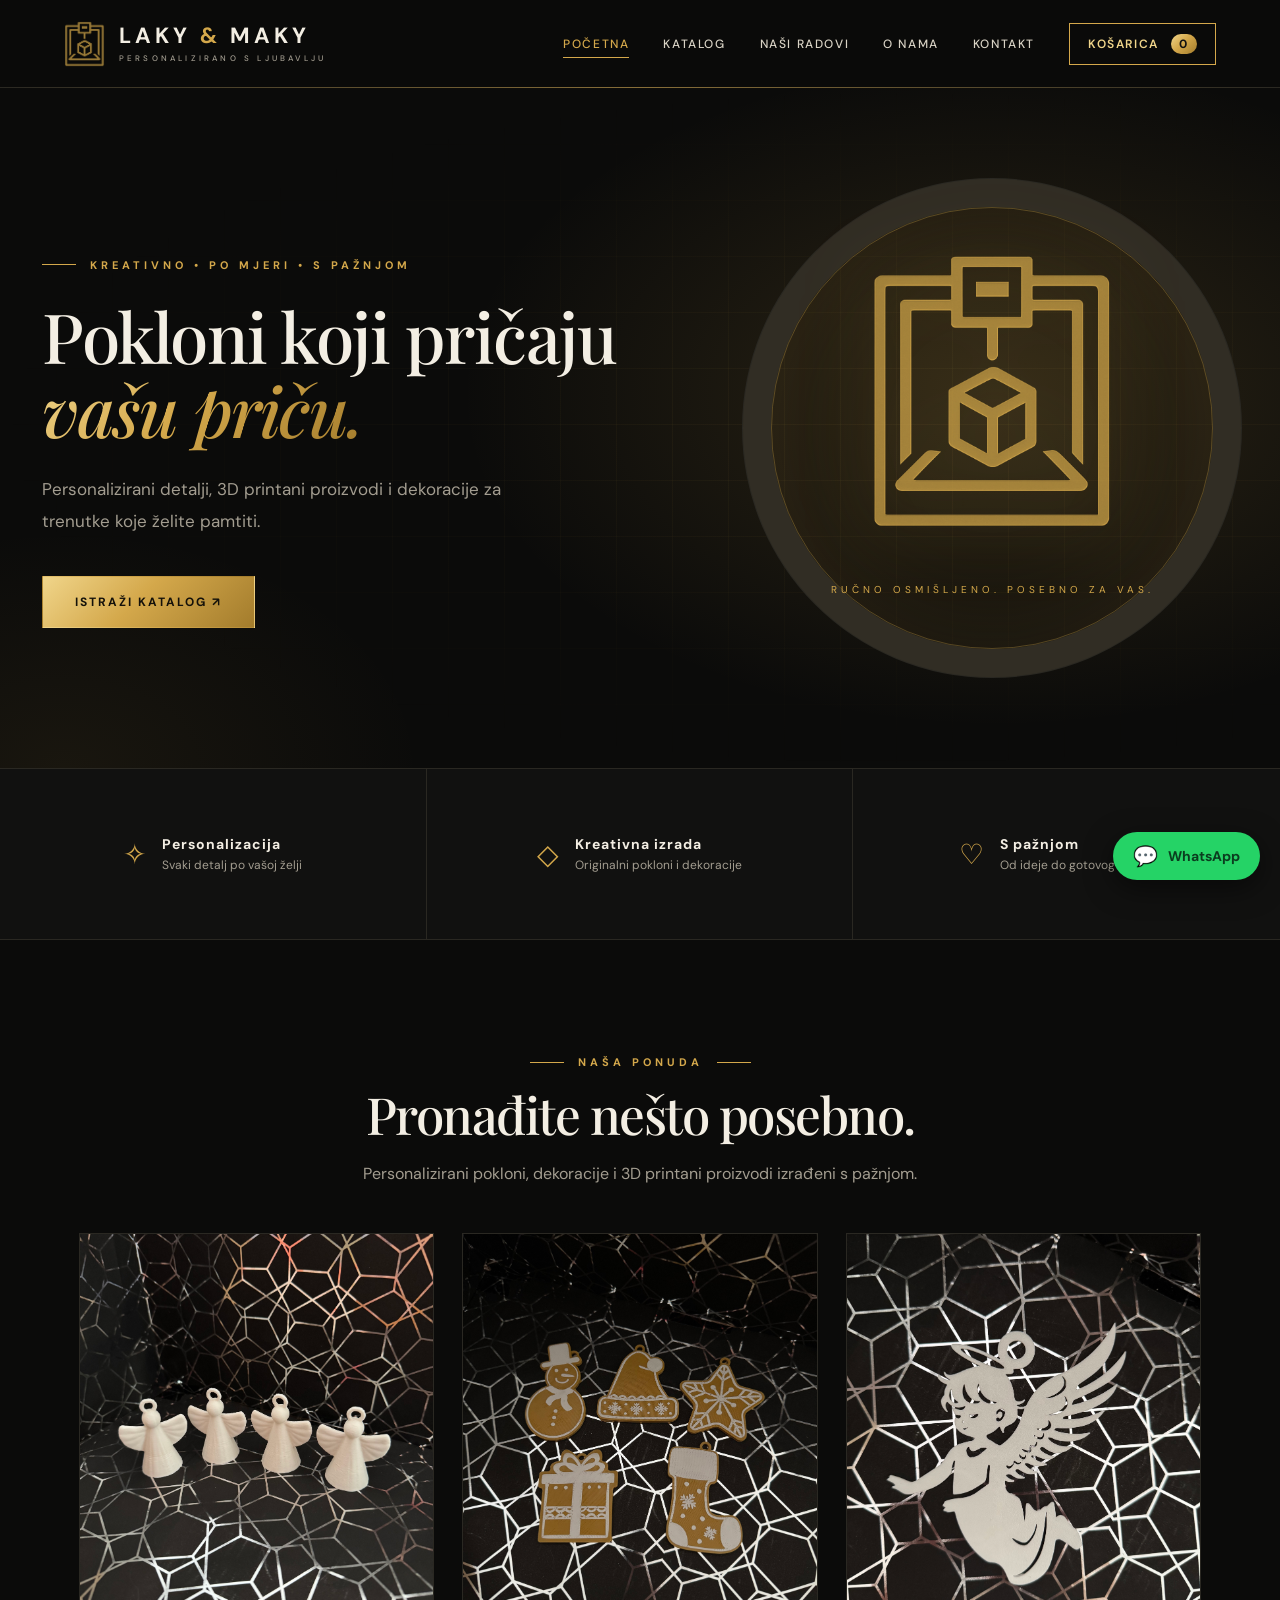
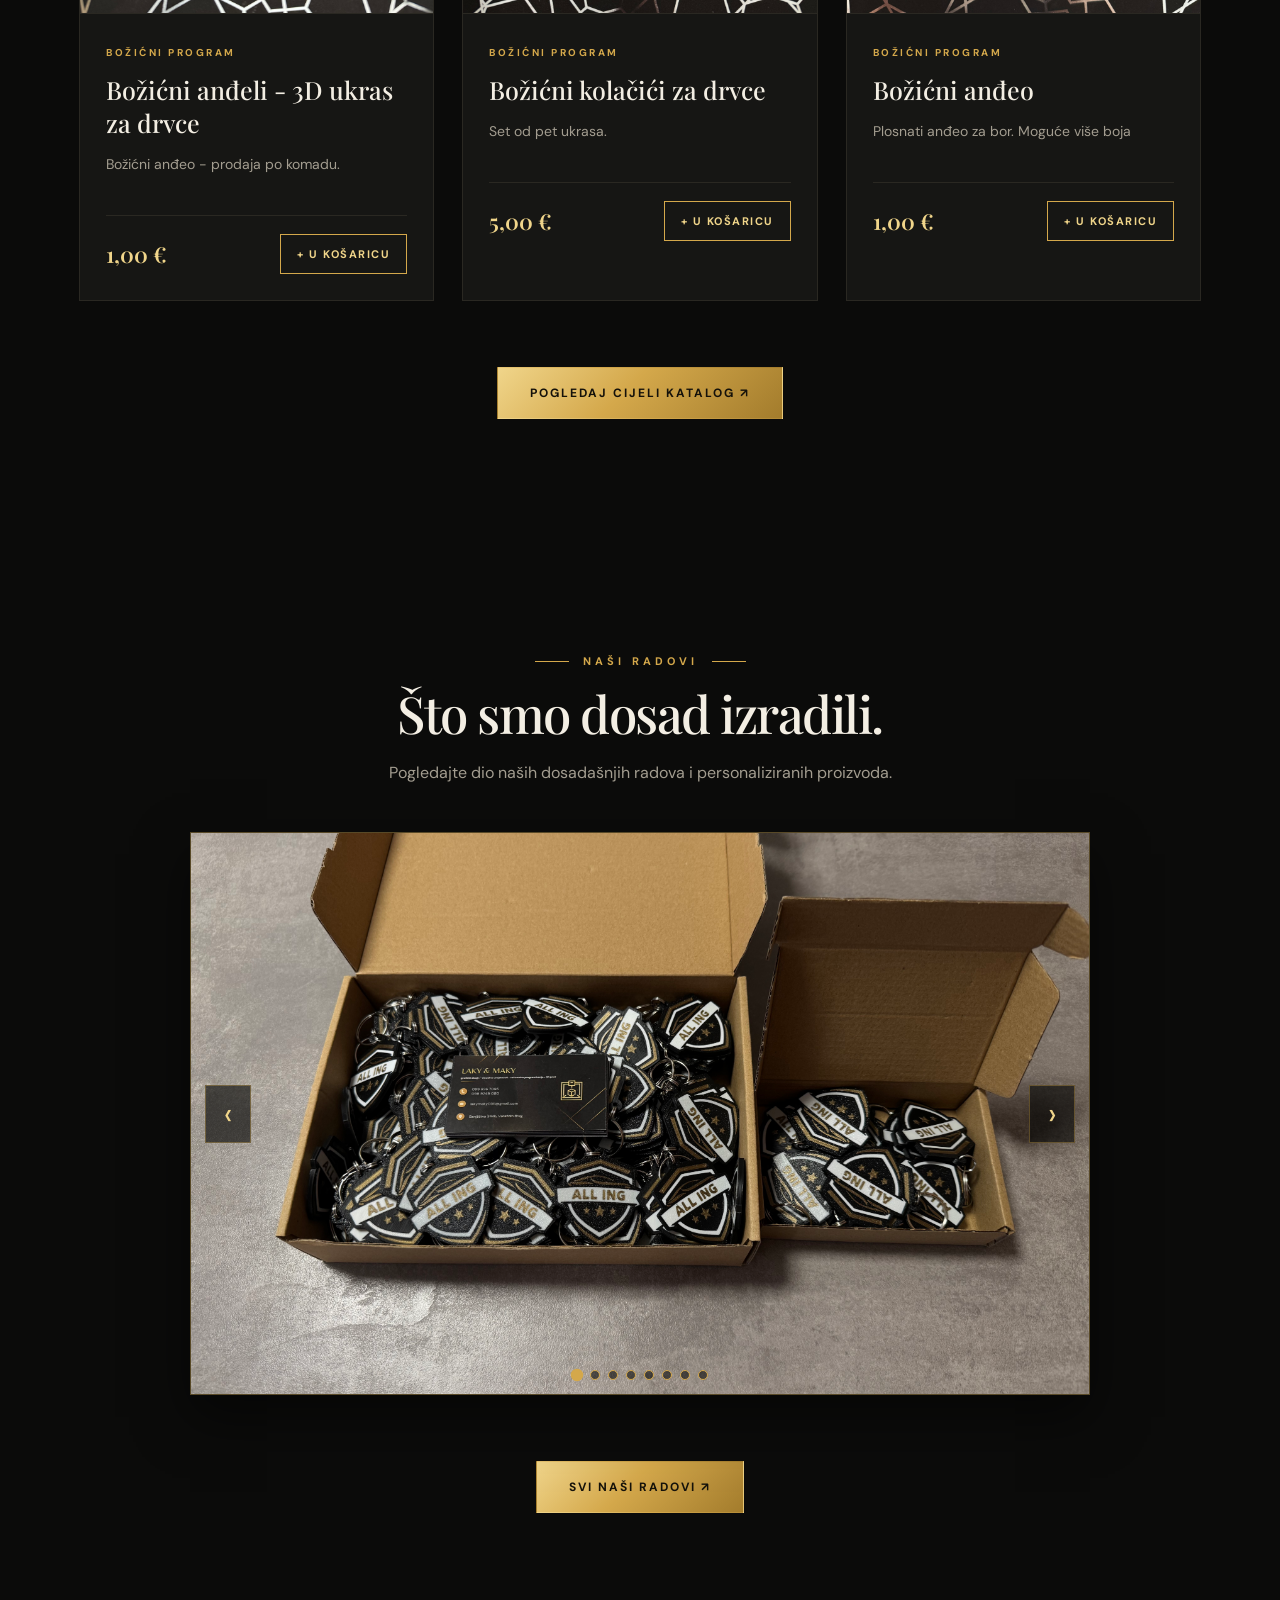
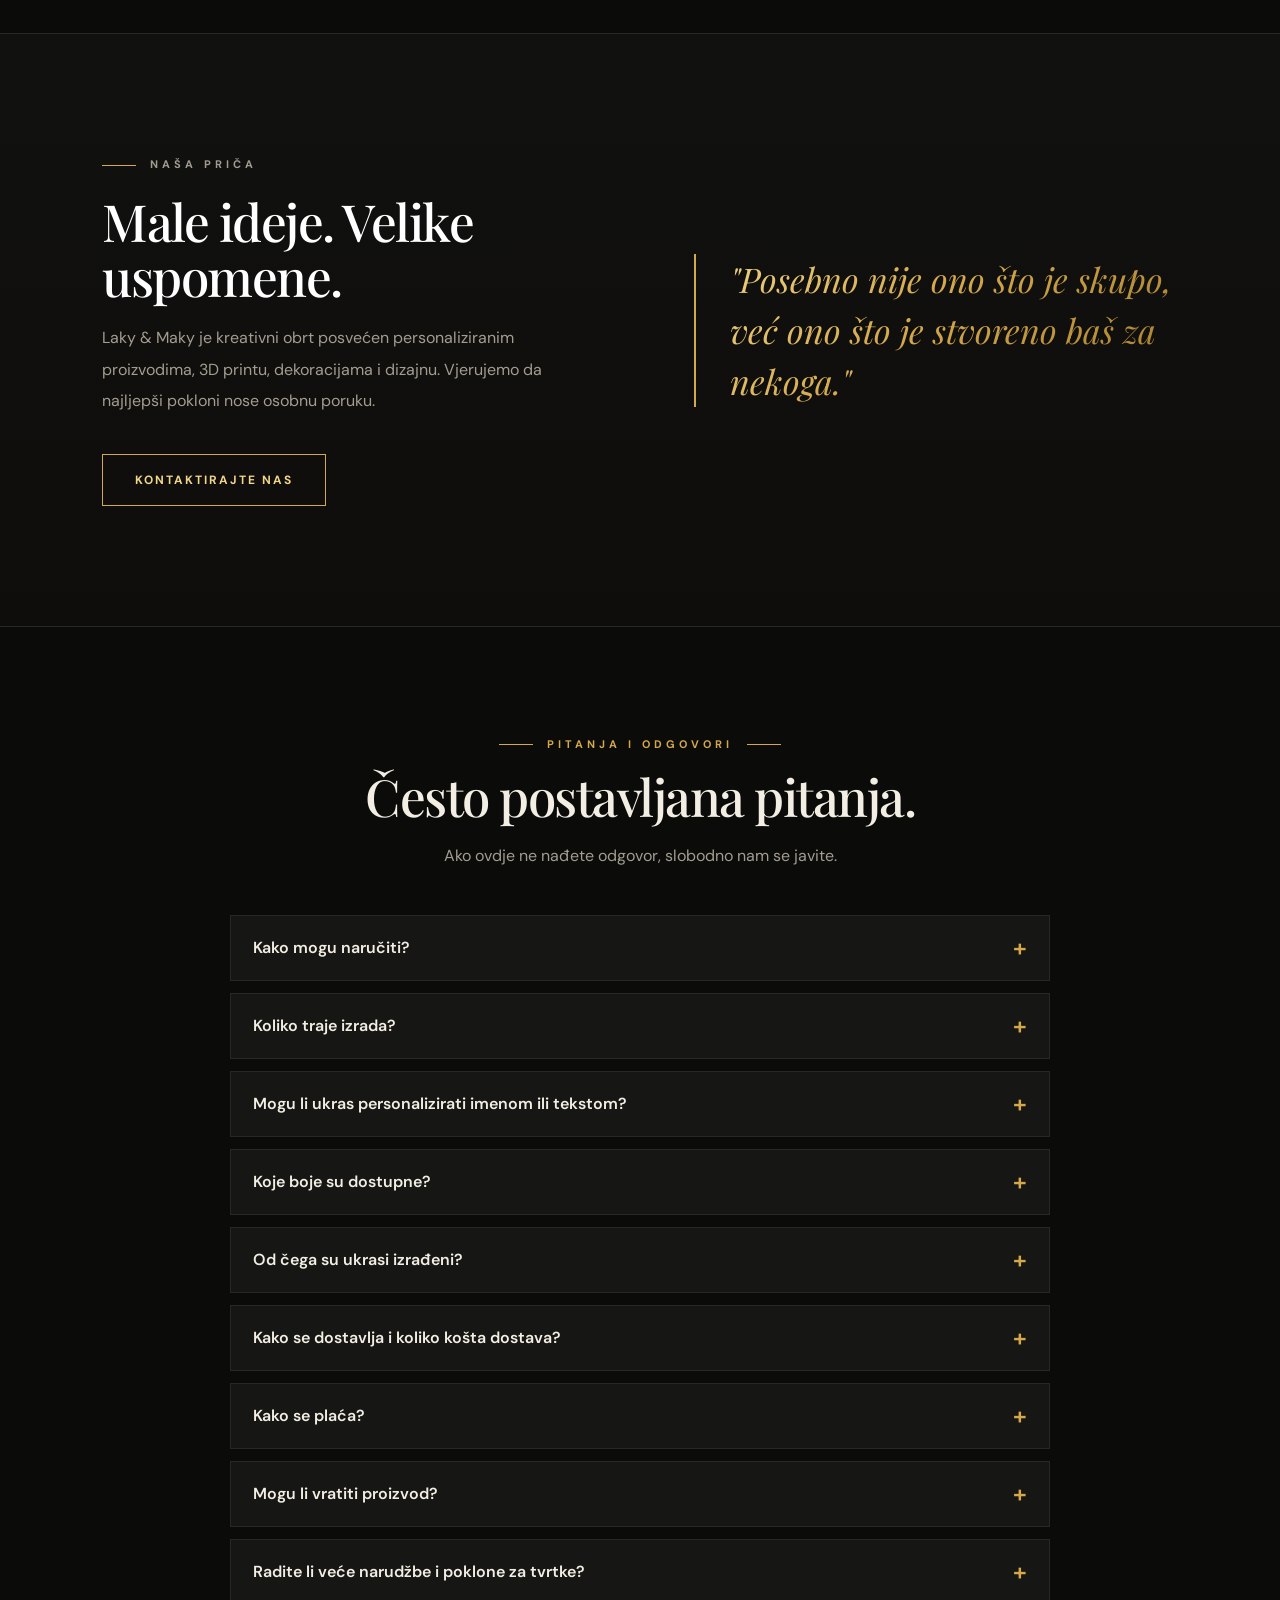
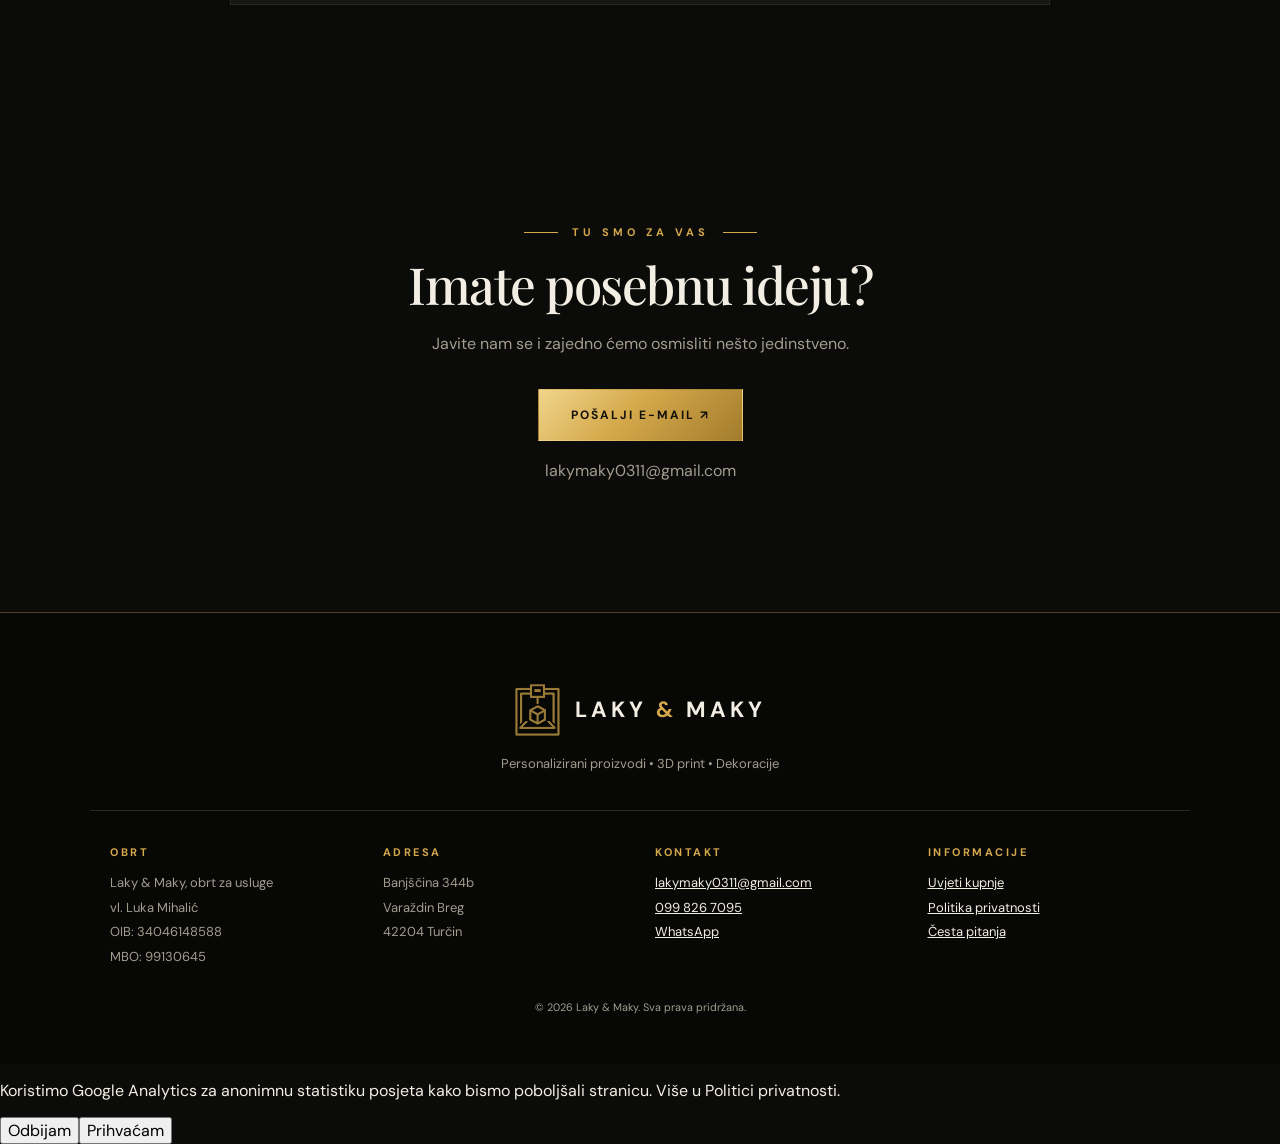
<file: index.html>
<!doctype html>
<html lang="hr">
<head>
    <meta charset="utf-8">
    <meta name="viewport" content="width=device-width, initial-scale=1">
    <meta name="description" content="Laky & Maky – personalizirani pokloni, 3D print, dekoracije i kreativne usluge.">
    <title>Laky & Maky | Personalizirano s ljubavlju</title>
    <meta name="theme-color" content="#0b0b0a">
    <link rel="icon" type="image/png" href="images/logo-mark.png">
    <link rel="stylesheet" href="style.css">
    <script async src="https://googletagmanager.com"></script>
</head>
<body>
    <header class="header">
        <a href="index.html" class="logo" aria-label="Laky & Maky – početna">
            <img src="images/logo-mark.png" alt="">
            <div><b>LAKY <span>&</span> MAKY</b><small>PERSONALIZIRANO S LJUBAVLJU</small></div>
        </a>
        <button id="menuBtn" class="menu" aria-label="Otvori izbornik">☰</button>
        <nav id="nav">
            <a href="index.html" aria-current="page">Početna</a>
            <a href="katalog.html">Katalog</a>
            <a href="radovi.html">Naši radovi</a>
            <a href="index.html#about">O nama</a>
            <a href="index.html#contact">Kontakt</a>
            <button id="cartBtn" class="cart-btn">Košarica <span id="cartCount">0</span></button>
        </nav>
    </header>

    <main>
        <section id="home" class="hero">
            <div class="hero-inner">
                <p class="eyebrow">KREATIVNO • PO MJERI • S PAŽNJOM</p>
                <h1>Pokloni koji pričaju <em>vašu priču.</em></h1>
                <p>Personalizirani detalji, 3D printani proizvodi i dekoracije za trenutke koje želite pamtiti.</p>
                <a class="btn gold" href="katalog.html">Istraži katalog ↗</a>
            </div>
            <div class="hero-art">
                <img src="images/logo-mark.png" alt="Laky & Maky logo – 3D printer">
                <p>RUČNO OSMIŠLJENO. POSEBNO ZA VAS.</p>
            </div>
        </section>

        <section class="features">
            <div>✧ <p class="ft"><strong>Personalizacija</strong><span>Svaki detalj po vašoj želji</span></p></div>
            <div>◇ <p class="ft"><strong>Kreativna izrada</strong><span>Originalni pokloni i dekoracije</span></p></div>
            <div>♡ <p class="ft"><strong>S pažnjom</strong><span>Od ideje do gotovog proizvoda</span></p></div>
        </section>

        <section class="section catalog-preview">
            <div class="section-heading">
                <p class="eyebrow">NAŠA PONUDA</p>
                <h2>Pronađite nešto posebno.</h2>
                <p>Personalizirani pokloni, dekoracije i 3D printani proizvodi izrađeni s pažnjom.</p>
            </div>
            <div id="featuredProducts" class="products" aria-label="Izdvojeni proizvodi"></div>
            <div class="featured-more"><a class="btn gold" href="katalog.html">Pogledaj cijeli katalog ↗</a></div>
        </section>

        <section id="radovi" class="section works-preview">
            <div class="section-heading">
                <p class="eyebrow">NAŠI RADOVI</p>
                <h2>Što smo dosad izradili.</h2>
                <p>Pogledajte dio naših dosadašnjih radova i personaliziranih proizvoda.</p>
            </div>
            <div id="worksSlider" class="slider" aria-roledescription="carousel" aria-label="Naši radovi">
                <div id="sliderTrack" class="slider-track"></div>
                <button type="button" class="slider-btn slider-prev" aria-label="Prethodna slika">‹</button>
                <button type="button" class="slider-btn slider-next" aria-label="Sljedeća slika">›</button>
                <div id="sliderDots" class="slider-dots"></div>
            </div>
            <div class="featured-more"><a class="btn gold" href="radovi.html">Svi naši radovi ↗</a></div>
        </section>

        <section id="about" class="about">
            <div>
                <p class="eyebrow">NAŠA PRIČA</p>
                <h2>Male ideje. Velike uspomene.</h2>
                <p>Laky & Maky je kreativni obrt posvećen personaliziranim proizvodima, 3D printu, dekoracijama i dizajnu. Vjerujemo da najljepši pokloni nose osobnu poruku.</p>
                <a href="#contact" class="btn outline">Kontaktirajte nas</a>
            </div>
            <div class="about-quote">"Posebno nije ono što je skupo, već ono što je stvoreno baš za nekoga."</div>
        </section>

        <section id="faq" class="section faq">
    <div class="section-heading">
        <p class="eyebrow">PITANJA I ODGOVORI</p>
        <h2>Često postavljana pitanja.</h2>
        <p>Ako ovdje ne nađete odgovor, slobodno nam se javite.</p>
    </div>
    <div class="faq-list">
        <details>
            <summary>Kako mogu naručiti?</summary>
            <p>Dodajte proizvode u košaricu, odaberite boju i pošaljite upit za narudžbu. Javit ćemo vam se e-mailom s potvrdom cijene i roka izrade. Upit nije obvezujuć, a plaćate tek nakon naše potvrde.</p>
        </details>
        <details>
            <summary>Koliko traje izrada?</summary>
            <p>Obično 3–7 radnih dana, ovisno o količini i složenosti. Pred blagdane je više narudžbi, pa preporučujemo da naručite na vrijeme. Točan rok potvrđujemo uz svaku narudžbu.</p>
        </details>
        <details>
            <summary>Mogu li ukras personalizirati imenom ili tekstom?</summary>
            <p>Da. Željeno ime ili tekst upišite u polje "Napomene i personalizacija" prilikom slanja upita. Ako imate posebnu ideju, pišite nam i zajedno ćemo je osmisliti.</p>
        </details>
        <details>
            <summary>Koje boje su dostupne?</summary>
            <p>Pri dodavanju u košaricu birate jednu od ponuđenih boja. Boje uživo mogu se malo razlikovati od onih na ekranu.</p>
        </details>
        <details>
            <summary>Od čega su ukrasi izrađeni?</summary>
            <p>Proizvodi se izrađuju 3D printom od PLA ili PETG materijala. Mogući je print ASA i ABS materijalom prema narudžbama.</p>
        </details>
        <details>
            <summary>Kako se dostavlja i koliko košta dostava?</summary>
            <p>Moguće je osobno preuzimanje (Banjščina 344b, Varaždinbreg) ili slanje BOXNOW dostavom. Način preuzimanja birate u košarici, a detalje dogovaramo nakon upita.</p>
        </details>
        <details>
            <summary>Kako se plaća?</summary>
            <p>Uplatom na račun. Podatke za plaćanje šaljemo nakon potvrde narudžbe.</p>
        </details>
        <details>
            <summary>Mogu li vratiti proizvod?</summary>
            <p>Personalizirani proizvodi izrađeni po vašoj želji ne mogu se vratiti, osim ako su oštećeni ili ne odgovaraju dogovorenom. Sve detalje pročitajte u <a href="privatnost.html#uvjeti">uvjetima kupnje</a>.</p>
        </details>
        <details>
            <summary>Radite li veće narudžbe i poklone za tvrtke?</summary>
            <p>Da, izrađujemo veće količine i poklone s imenima ili logotipom tvrtke. Javite nam se na <a href="mailto:lakymaky0311@gmail.com">lakymaky0311@gmail.com</a> za ponudu.</p>
        </details>
    </div>
</section>

        <section id="contact" class="section contact">
            <p class="eyebrow">TU SMO ZA VAS</p>
            <h2>Imate posebnu ideju?</h2>
            <p>Javite nam se i zajedno ćemo osmisliti nešto jedinstveno.</p>
            <a class="btn gold" href="mailto:lakymaky0311@gmail.com">Pošalji e-mail ↗</a>
            <p class="muted">lakymaky0311@gmail.com</p>
        </section>
    </main>

<footer>
    <div class="logo"><img src="images/logo-mark.png" alt=""><div><b>LAKY <span>&</span> MAKY</b></div></div>
    <p>Personalizirani proizvodi • 3D print • Dekoracije</p>

    <div class="footer-info">
        <div>
            <h4>Obrt</h4>
            <p>Laky & Maky, obrt za usluge<br>vl. Luka Mihalić<br>OIB: 34046148588<br>MBO: 99130645</p>
        </div>
        <div>
            <h4>Adresa</h4>
            <p>Banjščina 344b<br>Varaždin Breg<br>42204 Turčin</p>
        </div>
        <div>
            <h4>Kontakt</h4>
            <p>
                <a href="mailto:lakymaky0311@gmail.com">lakymaky0311@gmail.com</a><br>
                <a href="tel:+385998267095">099 826 7095</a><br>
                <a href="https://wa.me/385998267095" target="_blank" rel="noopener">WhatsApp</a>
            </p>
        </div>
        <div>
            <h4>Informacije</h4>
            <p>
                <a href="privatnost.html#uvjeti">Uvjeti kupnje</a><br>
                <a href="privatnost.html#privatnost">Politika privatnosti</a><br>
                <a href="index.html#faq">Česta pitanja</a>
            </p>
        </div>
    </div>

    <small>© <span id="year"></span> Laky & Maky. Sva prava pridržana.</small>
</footer>

    <div id="overlay" class="overlay hidden"></div>
    <aside id="drawer" class="drawer hidden" aria-label="Košarica">
        <div class="drawer-head"><h2>Vaša košarica</h2><button id="closeCart" aria-label="Zatvori">✕</button></div>
        <div id="cartItems"></div>
        <div class="total">Ukupno: <strong id="total">0,00 €</strong></div>

        <form id="orderForm">
            <h3>Podaci za narudžbu</h3>
            <label>Način preuzimanja
<select name="delivery" id="delivery">
    <option>Osobno preuzimanje (Varaždin Breg)</option>
    <option>Dostava na adresu (besplatno do 20 km)</option>
    <option>BOX NOW paketomat</option>
</select>
            </label>
            <div class="row2">
                <label>Ime *<input name="firstName" required maxlength="50" autocomplete="given-name"></label>
                <label>Prezime *<input name="lastName" required maxlength="50" autocomplete="family-name"></label>
            </div>
            <label>E-mail *<input name="email" type="email" required maxlength="100" autocomplete="email"></label>
            <label><span id="phoneLabel">Telefon</span>
                <input name="phone" id="phone" type="tel" maxlength="20" pattern="[0-9+ ()/\-]{6,20}" title="Unesite ispravan broj mobitela, npr. 091 234 5678" autocomplete="tel">
            </label>
            <fieldset id="shipFields" class="ship hidden" disabled>
                <legend>Adresa za dostavu</legend>
                <div class="row2 street">
                    <label>Ulica *<input name="street" required maxlength="100" autocomplete="address-line1"></label>
                    <label>Kućni broj *<input name="houseNumber" required maxlength="10"></label>
                </div>
                <div class="row2 city">
                    <label>Poštanski broj *<input name="postalCode" required inputmode="numeric" pattern="[0-9]{5}" maxlength="5" title="Poštanski broj ima 5 znamenki" autocomplete="postal-code"></label>
                    <label>Grad *<input name="city" required maxlength="60" autocomplete="address-level2"></label>
                </div>
            </fieldset>
            <fieldset id="boxFields" class="ship hidden" disabled>
                <legend>BOX NOW paketomat</legend>
                <label>Paketomat (naziv ili adresa) *
                <input name="boxnowLocker" required maxlength="120" placeholder="npr. BOX NOW Varaždin, Kaufland">
                </label>
                <small>Najbliži paketomat možete pronaći na karti na <a href="https://boxnow.hr" target="_blank" rel="noopener">boxnow.hr</a>, pa upišite njegov naziv ili adresu.</small>
            </fieldset>
            <label>Napomene i personalizacija
                <textarea name="note" rows="3" placeholder="Ime, boje, željeni tekst, posebne upute..."></textarea>
            </label>
            <label class="consent"><input type="checkbox" required>Pristajem na obradu podataka radi odgovora na upit za narudžbu. *</label>
            <button class="btn gold full" type="submit">Pošalji upit za narudžbu</button>
            <p id="formStatus" role="status"></p>
            <small>Upit nije obvezujuća kupnja. Cijenu i rok izrade potvrđujemo naknadno.</small>
        </form>
    </aside>

    <!-- Prozor za odabir boje proizvoda -->
    <div id="colorModal" class="color-modal hidden">
        <div class="color-modal-content" role="dialog" aria-modal="true" aria-labelledby="colorModalTitle">
            <button type="button" id="closeColorModal" class="color-modal-close" aria-label="Zatvori">×</button>
            <p class="eyebrow">PERSONALIZACIJA</p>
            <h2 id="colorModalTitle">Odaberite boju</h2>
            <p id="colorProductName" class="color-product-name"></p>
            <div id="colorOptions" class="color-options" role="group" aria-label="Dostupne boje"></div>
            <p id="selectedColorLabel" class="selected-color-label">Odabrana boja: <strong>Nije odabrana</strong></p>
            <p>Boje uživo mogu se razlikovati od ovdje prikazanih boja!</p>
            <p id="colorError" class="color-error" role="alert"></p>
            <button type="button" id="confirmColor" class="btn gold full">Dodaj u košaricu</button>
        </div>
    </div>

    <a href="https://wa.me/385998267095?text=Pozdrav%2C%20zanima%20me%20va%C5%A1a%20ponuda."
    class="wa-float" target="_blank" rel="noopener" aria-label="Pišite nam na WhatsApp">
    <span class="wa-icon" aria-hidden="true">💬</span><span class="wa-text">WhatsApp</span>
    </a>

    <script src="config.js"></script>
    <script src="analytics.js"></script>
    <script src="app.js"></script>
</body>
</html>
</file>
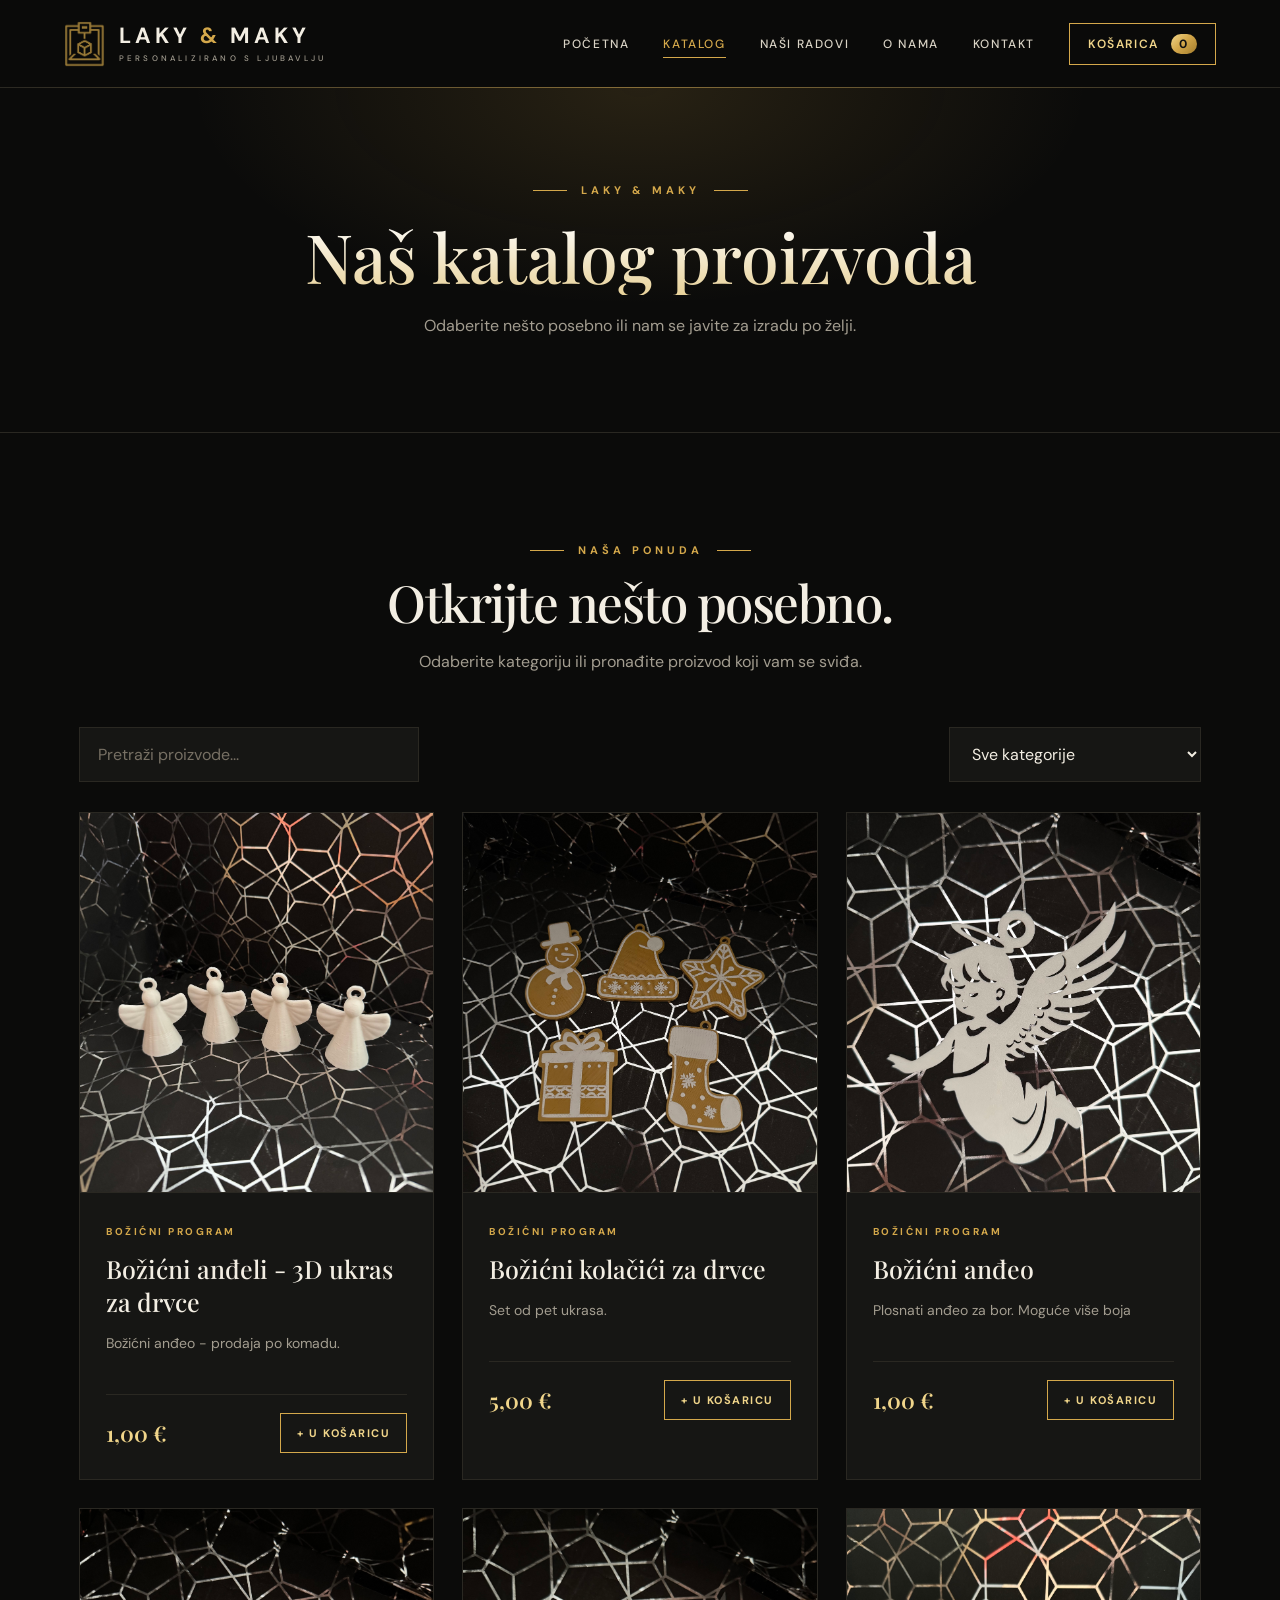
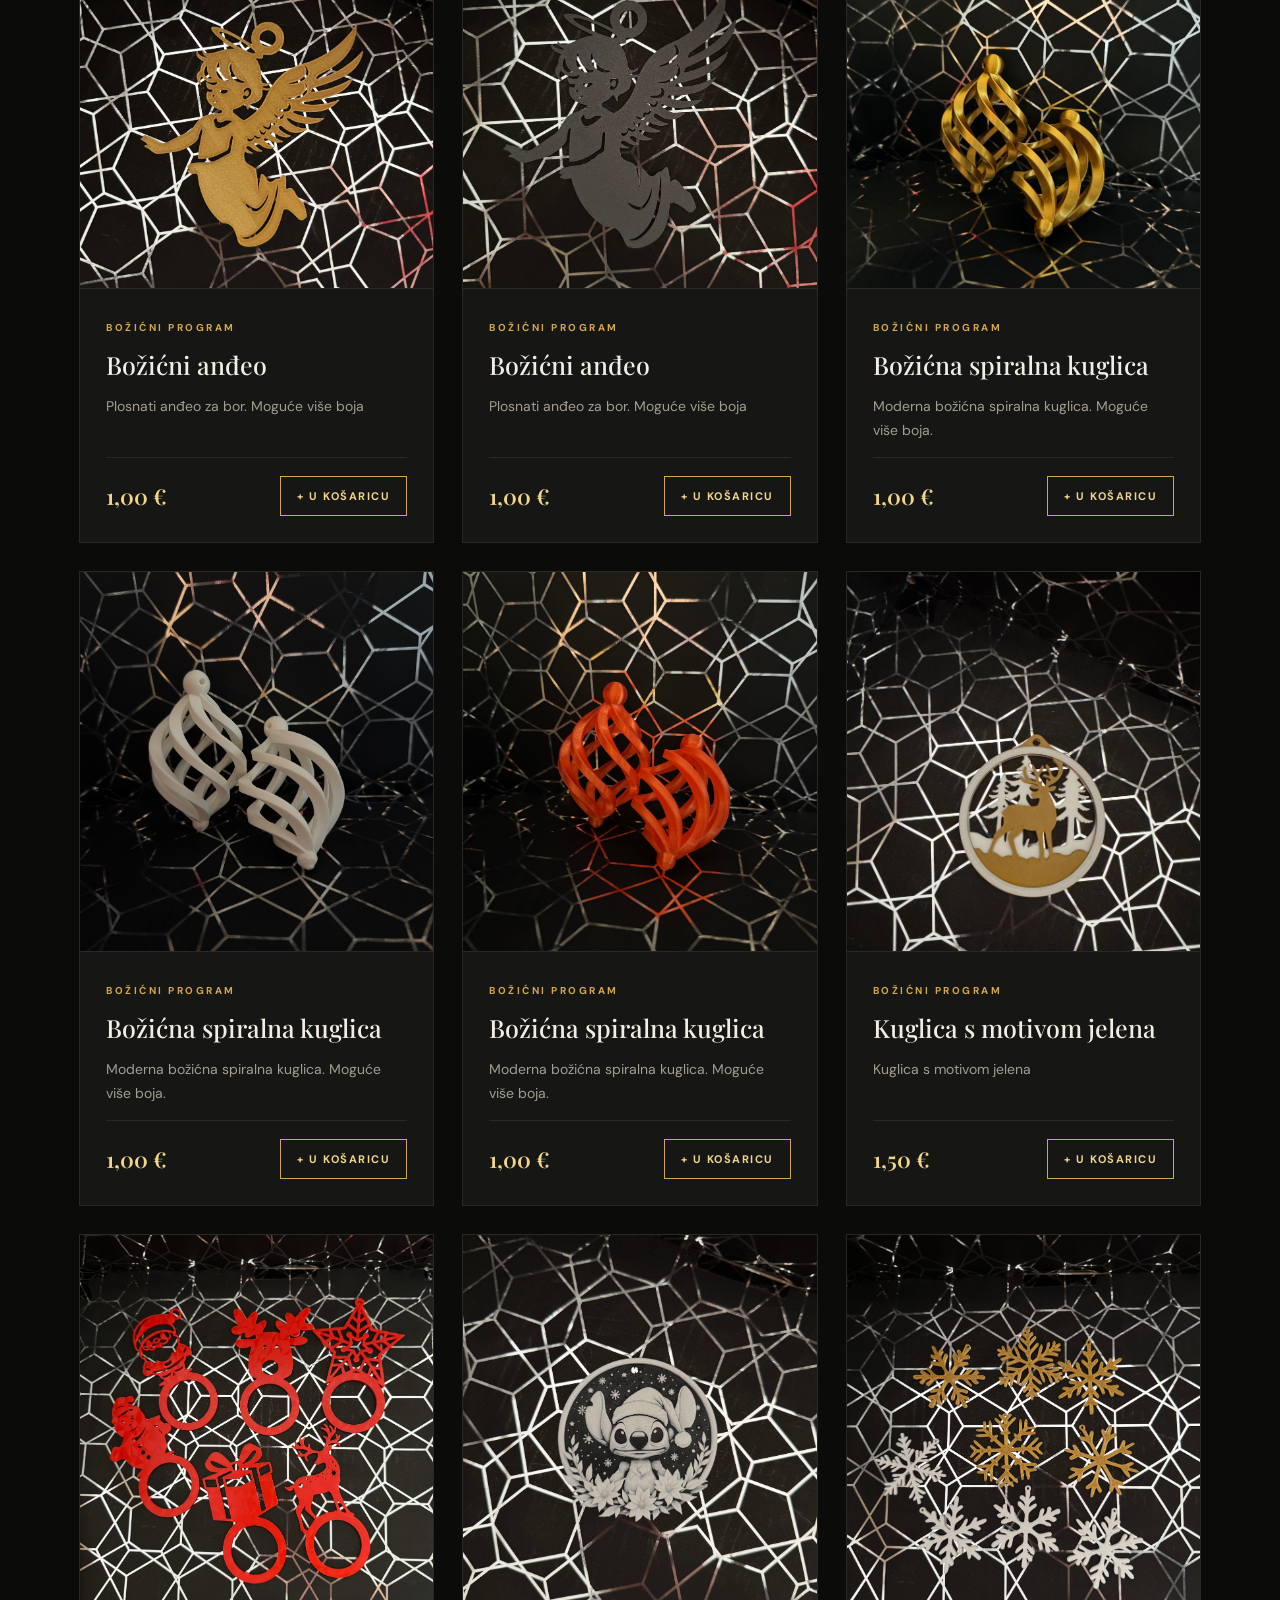
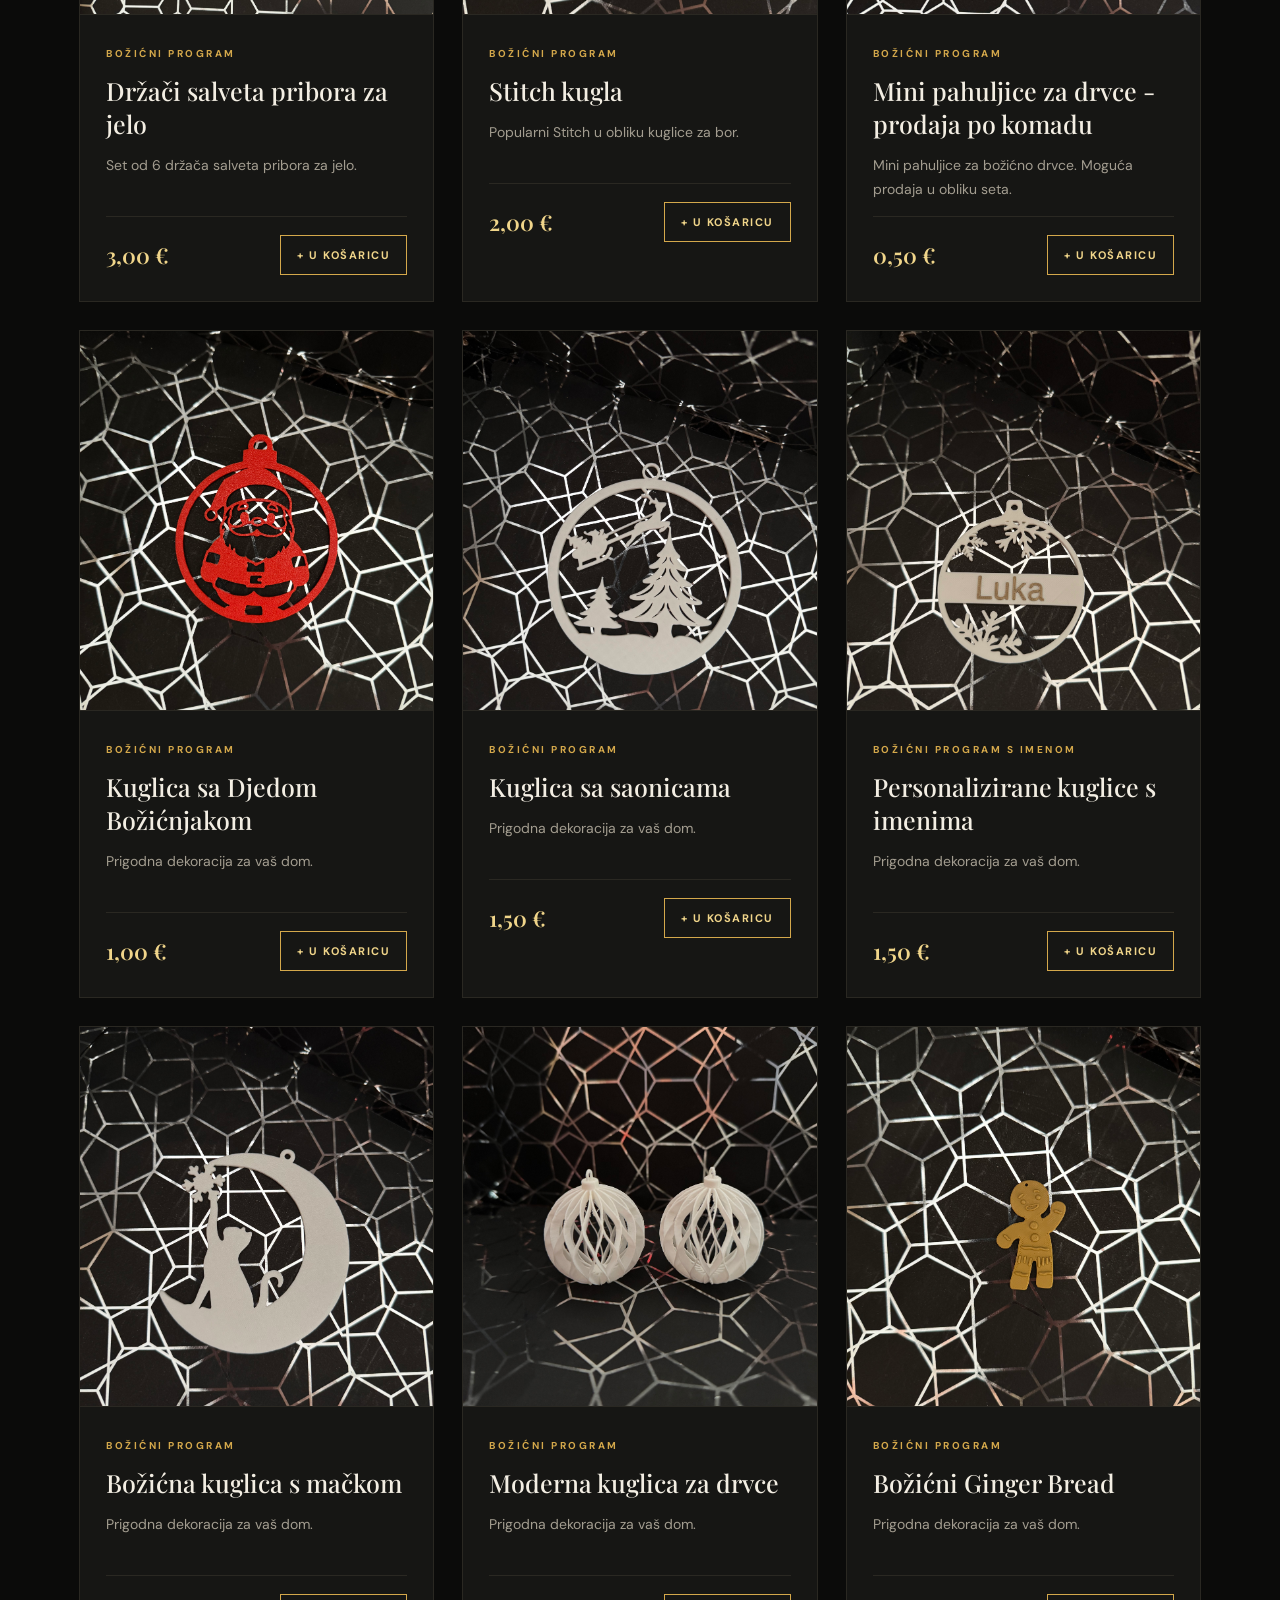
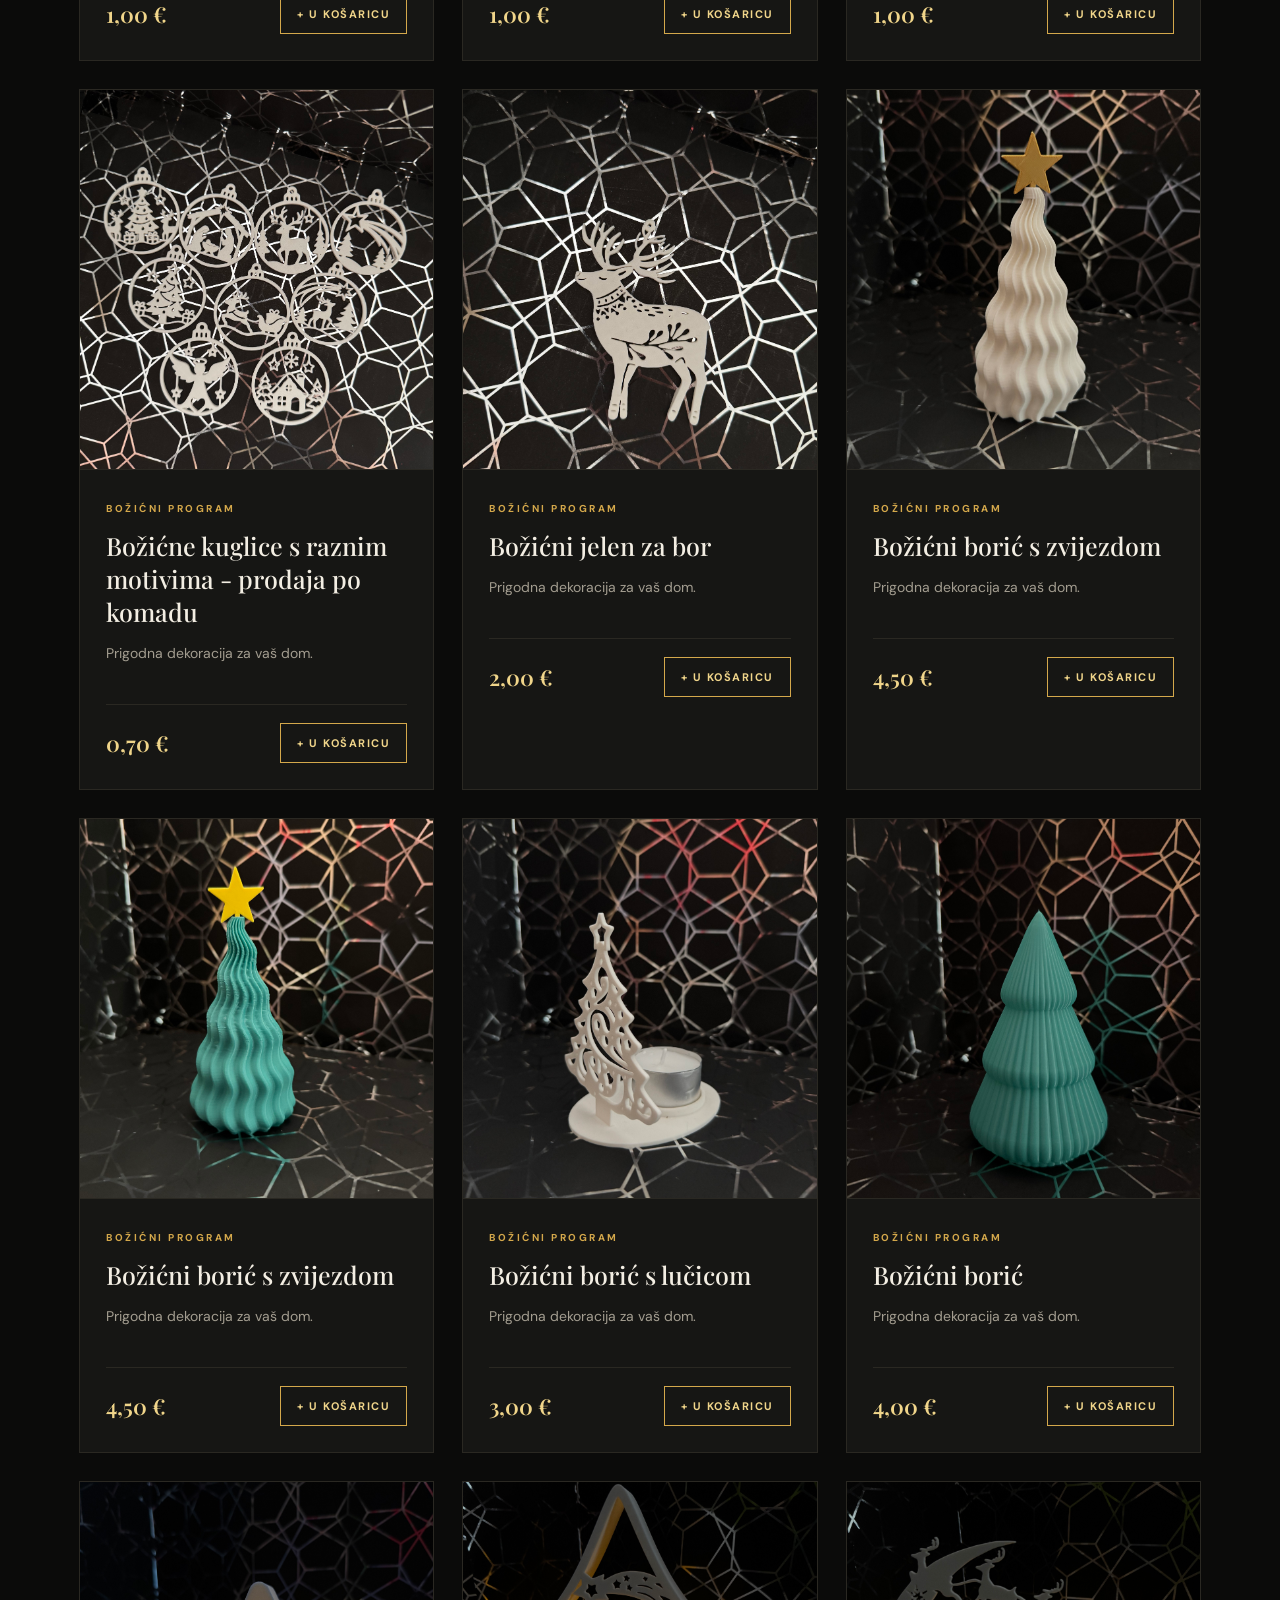
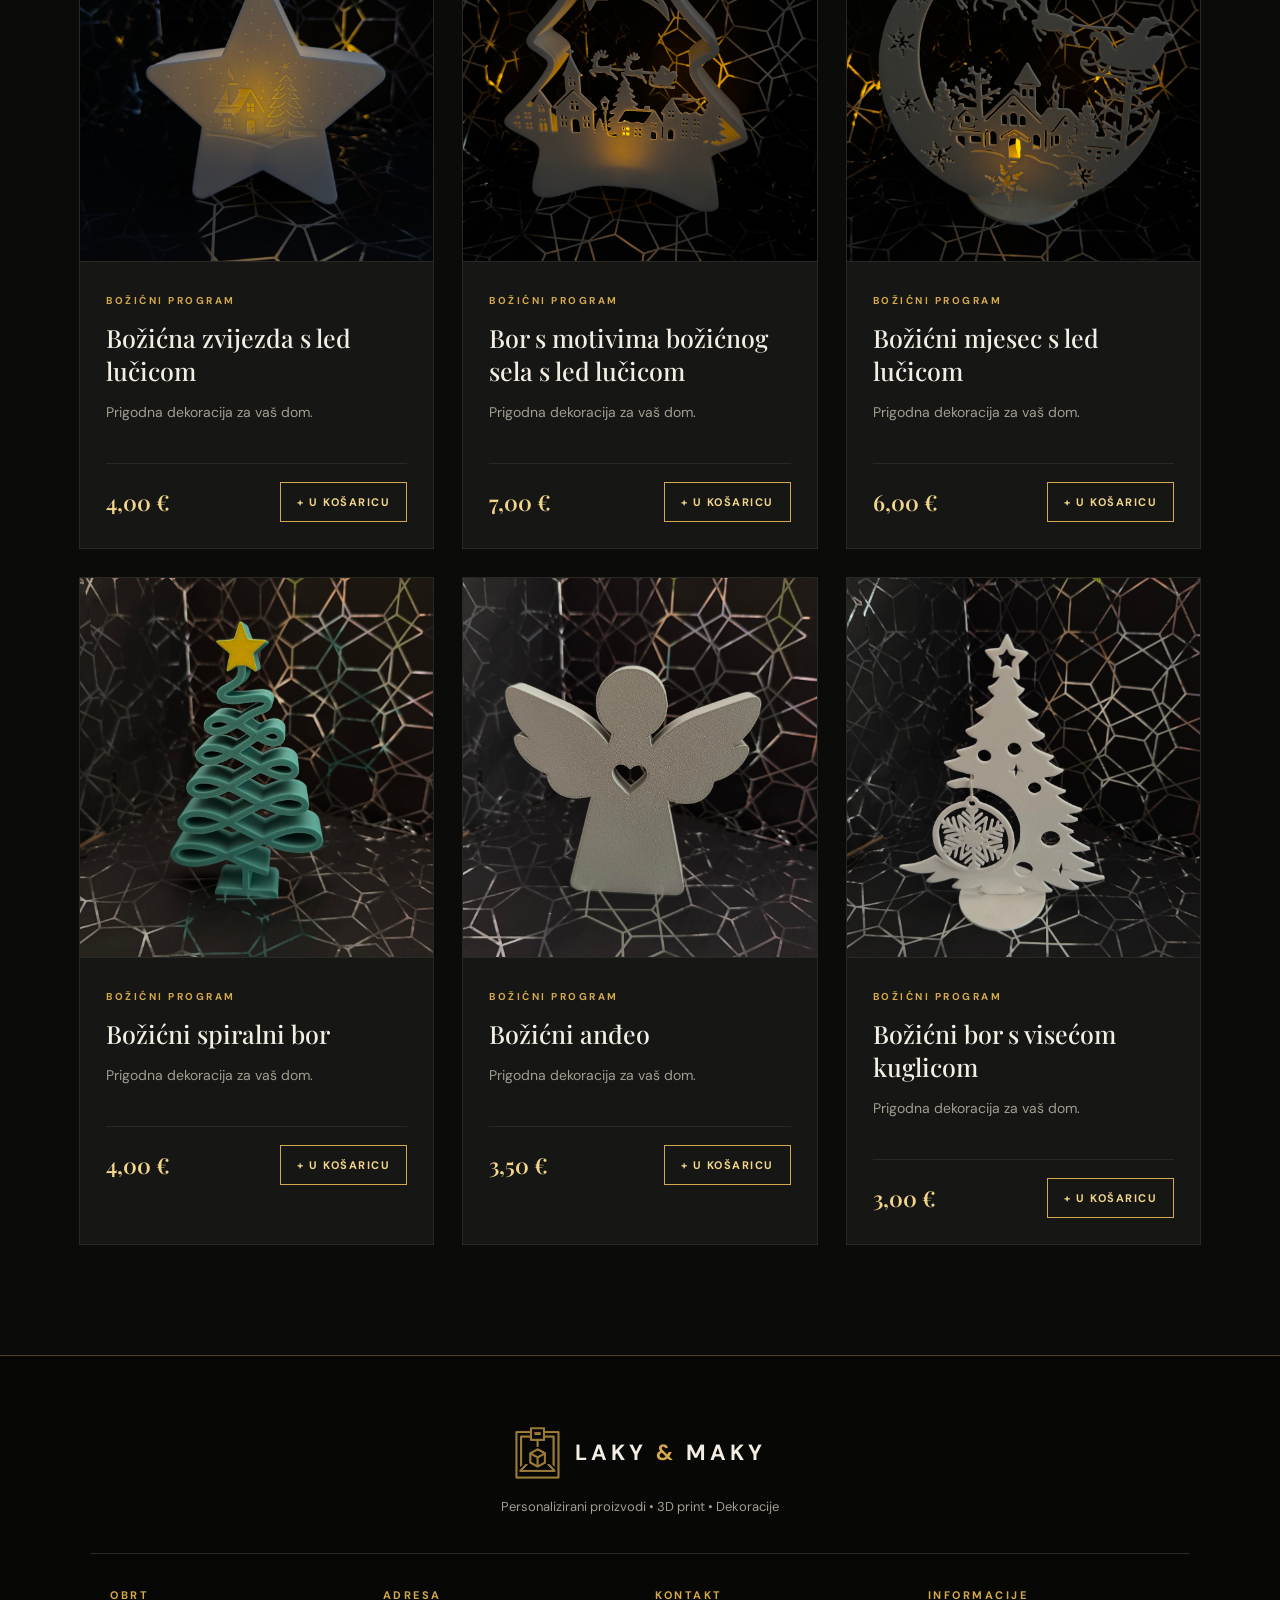
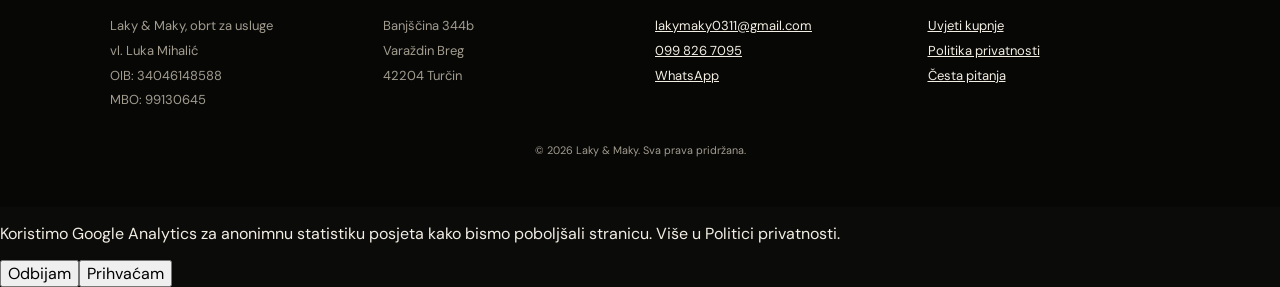
<file: katalog.html>
<!doctype html>
<html lang="hr">
<head>
    <meta charset="utf-8">
    <meta name="viewport" content="width=device-width, initial-scale=1">
    <meta name="description" content="Katalog personaliziranih poklona, 3D printa i dekoracija Laky & Maky.">
    <title>Katalog proizvoda | Laky & Maky</title>
    <meta name="theme-color" content="#0b0b0a">
    <link rel="icon" type="image/png" href="images/logo-mark.png">
    <link rel="stylesheet" href="style.css">
</head>
<body>
    <header class="header">
        <a href="index.html" class="logo" aria-label="Laky & Maky – početna">
            <img src="images/logo-mark.png" alt="">
            <div><b>LAKY <span>&</span> MAKY</b><small>PERSONALIZIRANO S LJUBAVLJU</small></div>
        </a>
        <button id="menuBtn" class="menu" aria-label="Otvori izbornik">☰</button>
        <nav id="nav">
            <a href="index.html">Početna</a>
            <a href="katalog.html" aria-current="page">Katalog</a>
            <a href="radovi.html">Naši radovi</a>
            <a href="index.html#about">O nama</a>
            <a href="index.html#contact">Kontakt</a>
            <button id="cartBtn" class="cart-btn">Košarica <span id="cartCount">0</span></button>
        </nav>
    </header>

    <main>
        <div class="catalog-banner">
            <p class="eyebrow">LAKY & MAKY</p>
            <h1>Naš katalog proizvoda</h1>
            <p>Odaberite nešto posebno ili nam se javite za izradu po želji.</p>
        </div>
        <section id="catalog" class="section">
            <div class="section-heading">
                <p class="eyebrow">NAŠA PONUDA</p>
                <h2>Otkrijte nešto posebno.</h2>
                <p>Odaberite kategoriju ili pronađite proizvod koji vam se sviđa.</p>
            </div>
            <div class="filters">
                <input id="search" type="search" placeholder="Pretraži proizvode..." aria-label="Pretraži proizvode">
                <select id="category" aria-label="Kategorija"><option value="">Sve kategorije</option></select>
            </div>
            <div id="products" class="products"></div>
        </section>
    </main>

<footer>
    <div class="logo"><img src="images/logo-mark.png" alt=""><div><b>LAKY <span>&</span> MAKY</b></div></div>
    <p>Personalizirani proizvodi • 3D print • Dekoracije</p>

    <div class="footer-info">
        <div>
            <h4>Obrt</h4>
            <p>Laky & Maky, obrt za usluge<br>vl. Luka Mihalić<br>OIB: 34046148588<br>MBO: 99130645</p>
        </div>
        <div>
            <h4>Adresa</h4>
            <p>Banjščina 344b<br>Varaždin Breg<br>42204 Turčin</p>
        </div>
        <div>
            <h4>Kontakt</h4>
            <p>
                <a href="mailto:lakymaky0311@gmail.com">lakymaky0311@gmail.com</a><br>
                <a href="tel:+385998267095">099 826 7095</a><br>
                <a href="https://wa.me/385998267095" target="_blank" rel="noopener">WhatsApp</a>
            </p>
        </div>
        <div>
            <h4>Informacije</h4>
            <p>
                <a href="privatnost.html#uvjeti">Uvjeti kupnje</a><br>
                <a href="privatnost.html#privatnost">Politika privatnosti</a><br>
                <a href="index.html#faq">Česta pitanja</a>
            </p>
        </div>
    </div>

    <small>© <span id="year"></span> Laky & Maky. Sva prava pridržana.</small>
</footer>

    <div id="overlay" class="overlay hidden"></div>
    <aside id="drawer" class="drawer hidden" aria-label="Košarica">
        <div class="drawer-head"><h2>Vaša košarica</h2><button id="closeCart" aria-label="Zatvori">✕</button></div>
        <div id="cartItems"></div>
        <div class="total">Ukupno: <strong id="total">0,00 €</strong></div>

        <form id="orderForm">
            <h3>Podaci za narudžbu</h3>
            <label>Način preuzimanja
        <select name="delivery" id="delivery">
            <option>Osobno preuzimanje (Varaždin Breg)</option>
            <option>Dostava na adresu (besplatno do 20 km)</option>
            <option>BOX NOW paketomat</option>
        </select>
            </label>
            <div class="row2">
                <label>Ime *<input name="firstName" required maxlength="50" autocomplete="given-name"></label>
                <label>Prezime *<input name="lastName" required maxlength="50" autocomplete="family-name"></label>
            </div>
            <label>E-mail *<input name="email" type="email" required maxlength="100" autocomplete="email"></label>
            <label><span id="phoneLabel">Telefon</span>
                <input name="phone" id="phone" type="tel" maxlength="20" pattern="[0-9+ ()/\-]{6,20}" title="Unesite ispravan broj mobitela, npr. 091 234 5678" autocomplete="tel">
            </label>
            <fieldset id="shipFields" class="ship hidden" disabled>
                <legend>Adresa za dostavu</legend>
                <div class="row2 street">
                    <label>Ulica *<input name="street" required maxlength="100" autocomplete="address-line1"></label>
                    <label>Kućni broj *<input name="houseNumber" required maxlength="10"></label>
                </div>
                <div class="row2 city">
                    <label>Poštanski broj *<input name="postalCode" required inputmode="numeric" pattern="[0-9]{5}" maxlength="5" title="Poštanski broj ima 5 znamenki" autocomplete="postal-code"></label>
                    <label>Grad *<input name="city" required maxlength="60" autocomplete="address-level2"></label>
                </div>
            </fieldset>
            <label>Napomene i personalizacija
                <textarea name="note" rows="3" placeholder="Ime, boje, željeni tekst, posebne upute..."></textarea>
            </label>
            <label class="consent"><input type="checkbox" required>Pristajem na obradu podataka radi odgovora na upit za narudžbu. *</label>
            <button class="btn gold full" type="submit">Pošalji upit za narudžbu</button>
            <p id="formStatus" role="status"></p>
            <small>Upit nije obvezujuća kupnja. Cijenu i rok izrade potvrđujemo naknadno.</small>
        </form>
    </aside>

    <!-- Prozor za odabir boje proizvoda -->
    <div id="colorModal" class="color-modal hidden">
        <div class="color-modal-content" role="dialog" aria-modal="true" aria-labelledby="colorModalTitle">
            <button type="button" id="closeColorModal" class="color-modal-close" aria-label="Zatvori">×</button>
            <p class="eyebrow">PERSONALIZACIJA</p>
            <h2 id="colorModalTitle">Odaberite boju</h2>
            <p id="colorProductName" class="color-product-name"></p>
            <div id="colorOptions" class="color-options" role="group" aria-label="Dostupne boje"></div>
            <p id="selectedColorLabel" class="selected-color-label">Odabrana boja: <strong>Nije odabrana</strong></p>
            <p>Boje uživo mogu se razlikovati od ovdje prikazanih boja!</p>
            <p id="colorError" class="color-error" role="alert"></p>
            <button type="button" id="confirmColor" class="btn gold full">Dodaj u košaricu</button>
        </div>
    </div>

    <script src="config.js"></script>
    <script src="analytics.js"></script>
    <script src="app.js"></script>
</body>
</html>
</file>
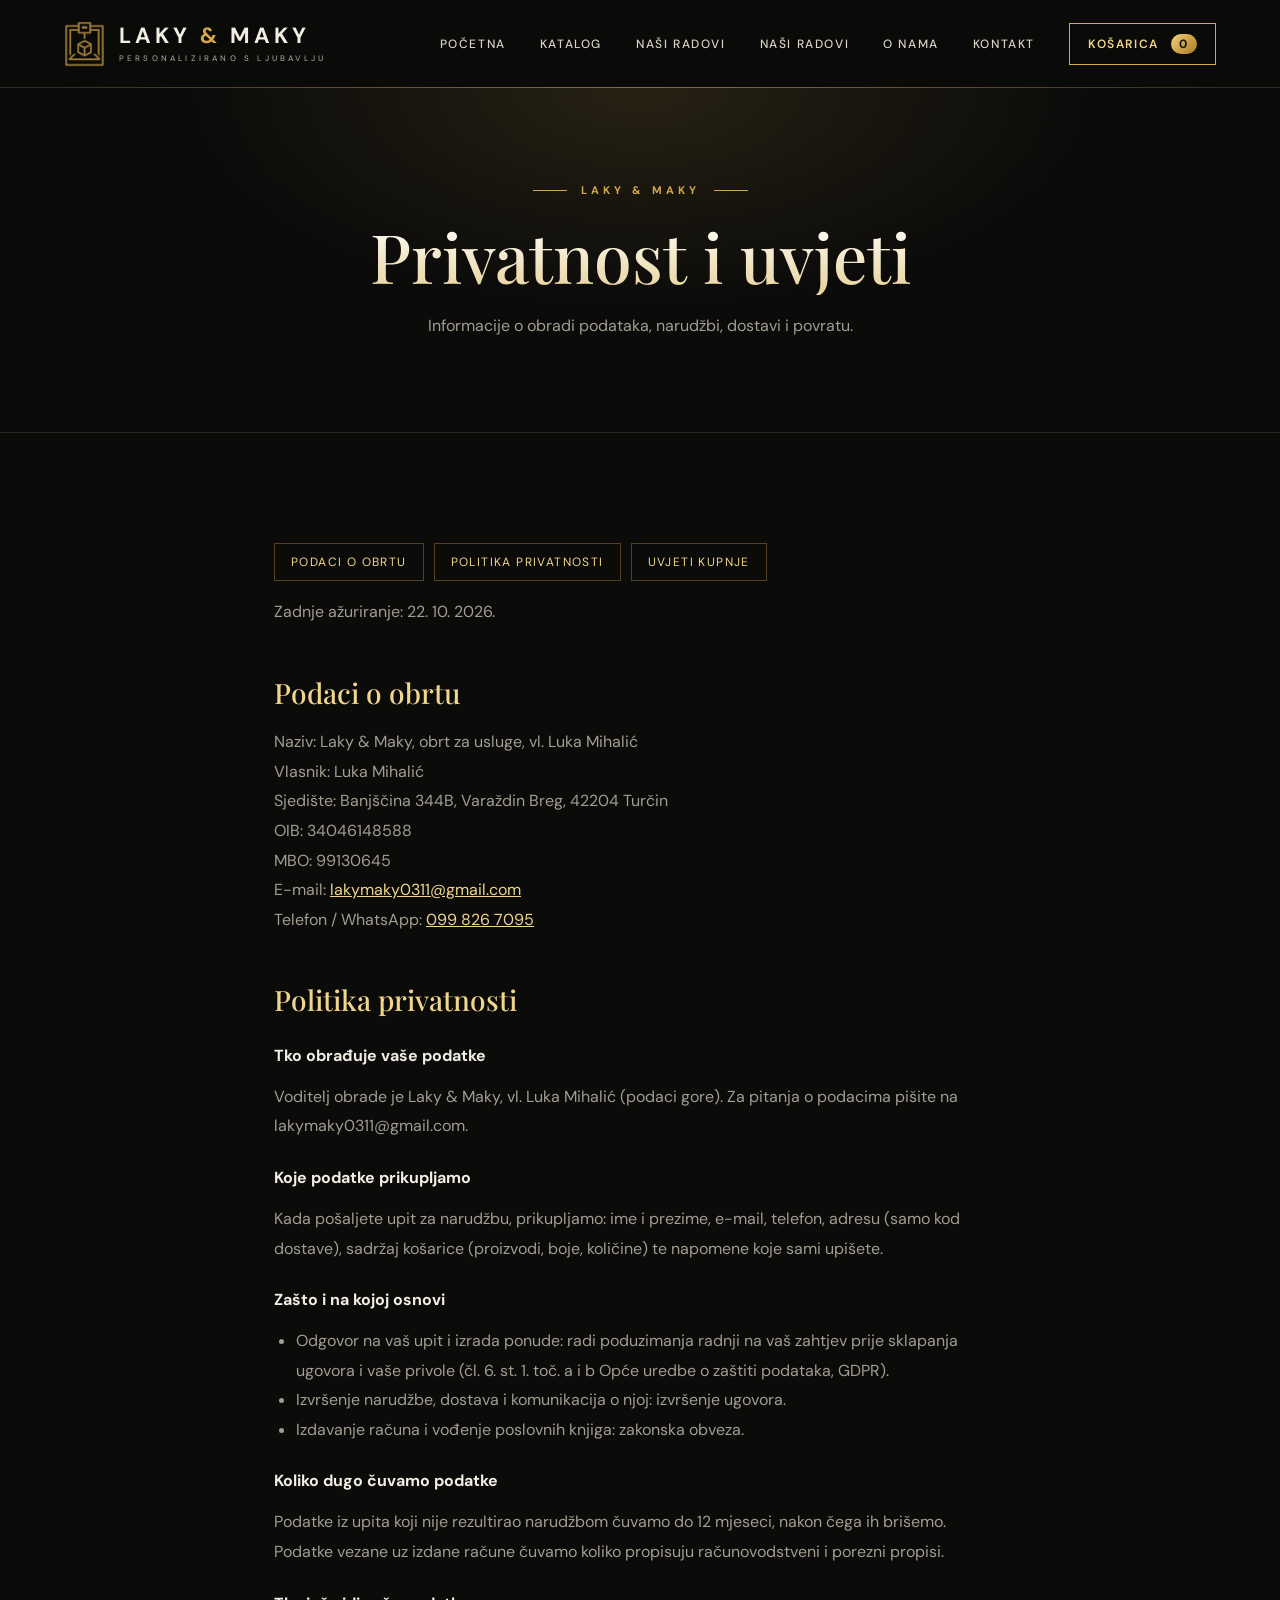
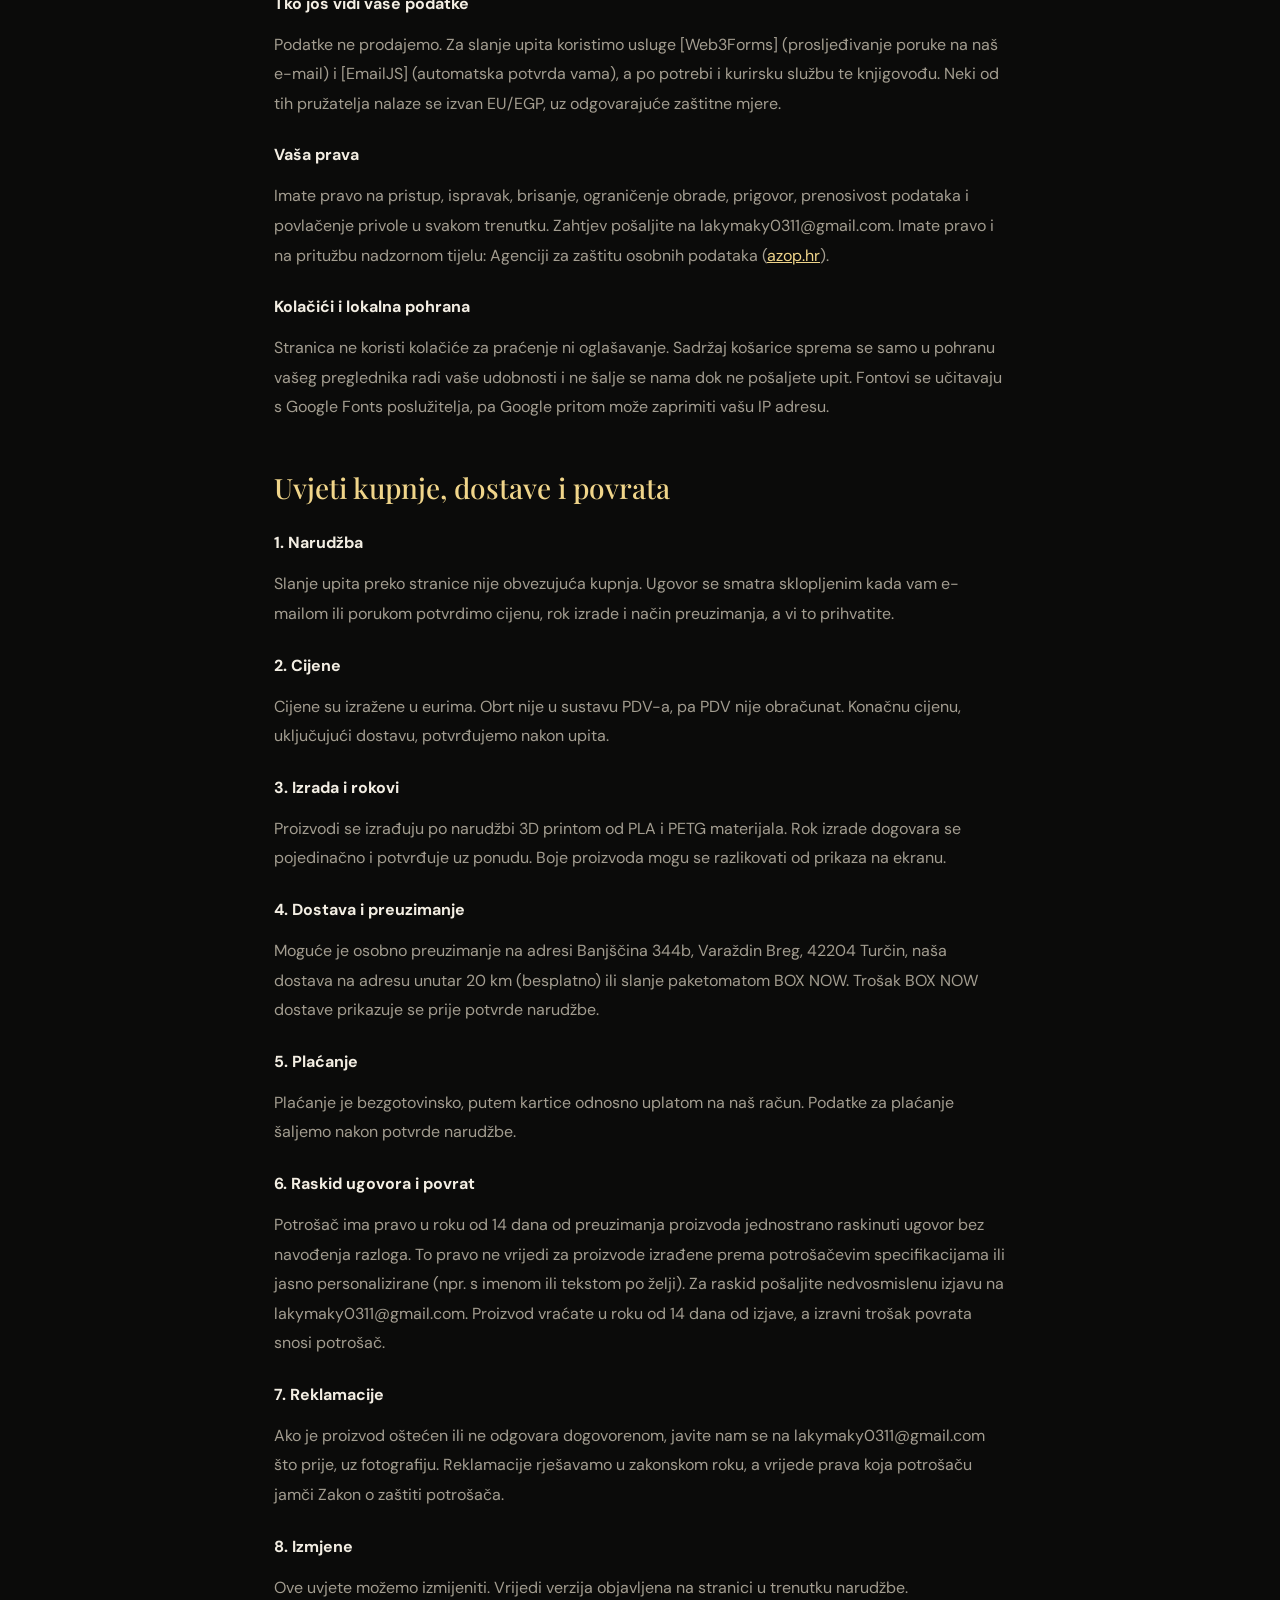
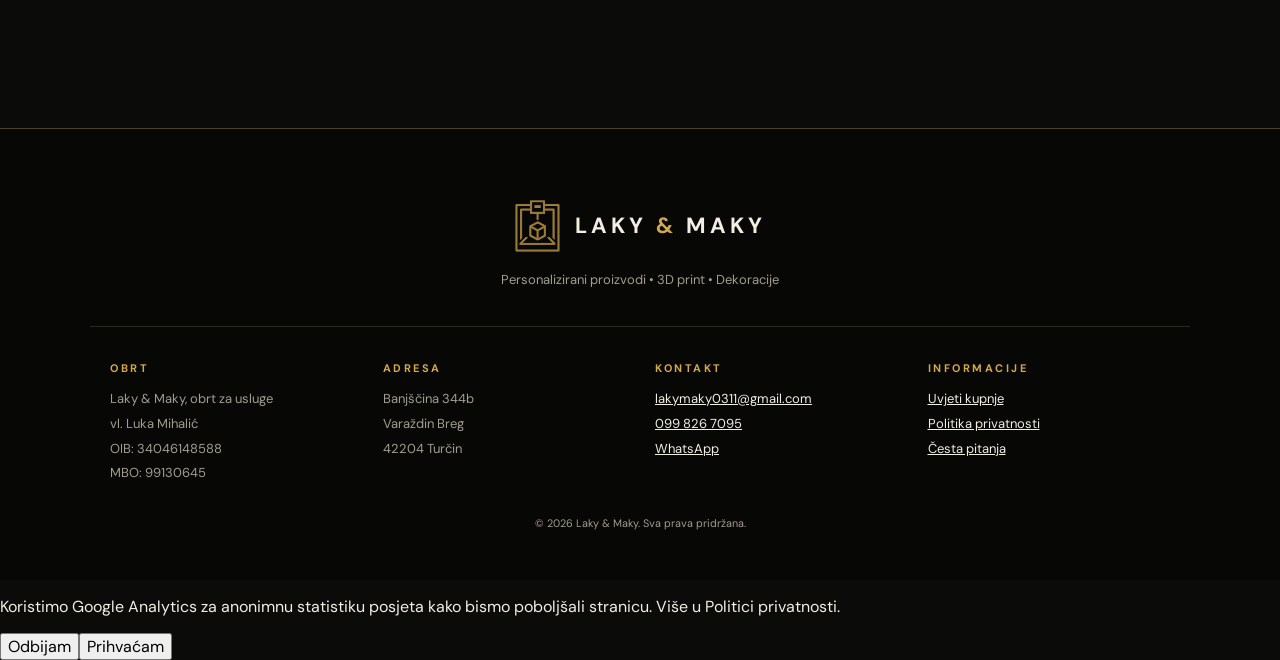
<file: privatnost.html>
<!doctype html>
<html lang="hr">
<head>
    <meta charset="utf-8">
    <meta name="viewport" content="width=device-width, initial-scale=1">
    <meta name="description" content="Politika privatnosti i uvjeti kupnje Laky & Maky.">
    <title>Privatnost i uvjeti | Laky & Maky</title>
    <meta name="theme-color" content="#0b0b0a">
    <link rel="icon" type="image/png" href="images/logo-mark.png">
    <link rel="stylesheet" href="style.css">
</head>
<body>
    <header class="header">
        <a href="index.html" class="logo" aria-label="Laky & Maky – početna">
            <img src="images/logo-mark.png" alt="">
            <div><b>LAKY <span>&</span> MAKY</b><small>PERSONALIZIRANO S LJUBAVLJU</small></div>
        </a>
        <button id="menuBtn" class="menu" aria-label="Otvori izbornik">☰</button>
        <nav id="nav">
            <a href="index.html">Početna</a>
            <a href="katalog.html">Katalog</a>
            <a href="radovi.html">Naši radovi</a>   
            <a href="radovi.html">Naši radovi</a>
            <a href="index.html#about">O nama</a>
            <a href="index.html#contact">Kontakt</a>
            <button id="cartBtn" class="cart-btn">Košarica <span id="cartCount">0</span></button>
        </nav>
    </header>

<main>
    <div class="catalog-banner">
        <p class="eyebrow">LAKY & MAKY</p>
        <h1>Privatnost i uvjeti</h1>
        <p>Informacije o obradi podataka, narudžbi, dostavi i povratu.</p>
    </div>

    <section class="section legal-page">
        <nav class="legal-toc" aria-label="Sadržaj">
            <a href="#podaci">Podaci o obrtu</a>
            <a href="#privatnost">Politika privatnosti</a>
            <a href="#uvjeti">Uvjeti kupnje</a>
        </nav>
        <p class="muted">Zadnje ažuriranje: 22. 10. 2026.</p>

<h2 id="podaci">Podaci o obrtu</h2>
<p>
    Naziv: Laky & Maky, obrt za usluge, vl. Luka Mihalić<br>
    Vlasnik: Luka Mihalić<br>
    Sjedište: Banjščina 344B, Varaždin Breg, 42204 Turčin<br>
    OIB: 34046148588<br>
    MBO: 99130645<br>
    E-mail: <a href="mailto:lakymaky0311@gmail.com">lakymaky0311@gmail.com</a><br>
    Telefon / WhatsApp: <a href="tel:+385998267095">099 826 7095</a>
</p>

        <h2 id="privatnost">Politika privatnosti</h2>

        <h3>Tko obrađuje vaše podatke</h3>
<p>Voditelj obrade je Laky & Maky, vl. Luka Mihalić (podaci gore). Za pitanja o podacima pišite na lakymaky0311@gmail.com.</p>
        <h3>Koje podatke prikupljamo</h3>
        <p>Kada pošaljete upit za narudžbu, prikupljamo: ime i prezime, e-mail, telefon, adresu (samo kod dostave), sadržaj košarice (proizvodi, boje, količine) te napomene koje sami upišete.</p>

        <h3>Zašto i na kojoj osnovi</h3>
        <ul>
            <li>Odgovor na vaš upit i izrada ponude: radi poduzimanja radnji na vaš zahtjev prije sklapanja ugovora i vaše privole (čl. 6. st. 1. toč. a i b Opće uredbe o zaštiti podataka, GDPR).</li>
            <li>Izvršenje narudžbe, dostava i komunikacija o njoj: izvršenje ugovora.</li>
            <li>Izdavanje računa i vođenje poslovnih knjiga: zakonska obveza.</li>
        </ul>

        <h3>Koliko dugo čuvamo podatke</h3>
        <p>Podatke iz upita koji nije rezultirao narudžbom čuvamo do 12 mjeseci, nakon čega ih brišemo. Podatke vezane uz izdane račune čuvamo koliko propisuju računovodstveni i porezni propisi.</p>
        <h3>Tko još vidi vaše podatke</h3>
        <p>Podatke ne prodajemo. Za slanje upita koristimo usluge [Web3Forms] (prosljeđivanje poruke na naš e-mail) i [EmailJS] (automatska potvrda vama), a po potrebi i kurirsku službu te knjigovođu. Neki od tih pružatelja nalaze se izvan EU/EGP, uz odgovarajuće zaštitne mjere.</p>

        <h3>Vaša prava</h3>
        <p>Imate pravo na pristup, ispravak, brisanje, ograničenje obrade, prigovor, prenosivost podataka i povlačenje privole u svakom trenutku. Zahtjev pošaljite na lakymaky0311@gmail.com. Imate pravo i na pritužbu nadzornom tijelu: Agenciji za zaštitu osobnih podataka (<a href="https://azop.hr" target="_blank" rel="noopener">azop.hr</a>).</p>

        <h3>Kolačići i lokalna pohrana</h3>
        <p>Stranica ne koristi kolačiće za praćenje ni oglašavanje. Sadržaj košarice sprema se samo u pohranu vašeg preglednika radi vaše udobnosti i ne šalje se nama dok ne pošaljete upit. Fontovi se učitavaju s Google Fonts poslužitelja, pa Google pritom može zaprimiti vašu IP adresu.</p>

        <h2 id="uvjeti">Uvjeti kupnje, dostave i povrata</h2>

        <h3>1. Narudžba</h3>
        <p>Slanje upita preko stranice nije obvezujuća kupnja. Ugovor se smatra sklopljenim kada vam e-mailom ili porukom potvrdimo cijenu, rok izrade i način preuzimanja, a vi to prihvatite.</p>

        <h3>2. Cijene</h3>
        <p>Cijene su izražene u eurima. Obrt nije u sustavu PDV-a, pa PDV nije obračunat. Konačnu cijenu, uključujući dostavu, potvrđujemo nakon upita.</p>     
        <h3>3. Izrada i rokovi</h3>
        <p>Proizvodi se izrađuju po narudžbi 3D printom od PLA i PETG materijala. Rok izrade dogovara se pojedinačno i potvrđuje uz ponudu. Boje proizvoda mogu se razlikovati od prikaza na ekranu.</p>

        <h3>4. Dostava i preuzimanje</h3>
        <p>Moguće je osobno preuzimanje na adresi Banjščina 344b, Varaždin Breg, 42204 Turčin, naša dostava na adresu unutar 20 km (besplatno) ili slanje paketomatom BOX NOW. Trošak BOX NOW dostave prikazuje se prije potvrde narudžbe.</p>

        <h3>5. Plaćanje</h3>
        <p>Plaćanje je bezgotovinsko, putem kartice odnosno uplatom na naš račun. Podatke za plaćanje šaljemo nakon potvrde narudžbe.</p>

        <h3>6. Raskid ugovora i povrat</h3>
        <p>Potrošač ima pravo u roku od 14 dana od preuzimanja proizvoda jednostrano raskinuti ugovor bez navođenja razloga. To pravo ne vrijedi za proizvode izrađene prema potrošačevim specifikacijama ili jasno personalizirane (npr. s imenom ili tekstom po želji). Za raskid pošaljite nedvosmislenu izjavu na lakymaky0311@gmail.com. Proizvod vraćate u roku od 14 dana od izjave, a izravni trošak povrata snosi potrošač.</p>
        <h3>7. Reklamacije</h3>
        <p>Ako je proizvod oštećen ili ne odgovara dogovorenom, javite nam se na lakymaky0311@gmail.com što prije, uz fotografiju. Reklamacije rješavamo u zakonskom roku, a vrijede prava koja potrošaču jamči Zakon o zaštiti potrošača.</p>

        <h3>8. Izmjene</h3>
        <p>Ove uvjete možemo izmijeniti. Vrijedi verzija objavljena na stranici u trenutku narudžbe.</p>
    </section>
</main>

<footer>
    <div class="logo"><img src="images/logo-mark.png" alt=""><div><b>LAKY <span>&</span> MAKY</b></div></div>
    <p>Personalizirani proizvodi • 3D print • Dekoracije</p>

    <div class="footer-info">
        <div>
            <h4>Obrt</h4>
            <p>Laky & Maky, obrt za usluge<br>vl. Luka Mihalić<br>OIB: 34046148588<br>MBO: 99130645</p>
        </div>
        <div>
            <h4>Adresa</h4>
            <p>Banjščina 344b<br>Varaždin Breg<br>42204 Turčin</p>
        </div>
        <div>
            <h4>Kontakt</h4>
            <p>
                <a href="mailto:lakymaky0311@gmail.com">lakymaky0311@gmail.com</a><br>
                <a href="tel:+385998267095">099 826 7095</a><br>
                <a href="https://wa.me/385998267095" target="_blank" rel="noopener">WhatsApp</a>
            </p>
        </div>
        <div>
            <h4>Informacije</h4>
            <p>
                <a href="privatnost.html#uvjeti">Uvjeti kupnje</a><br>
                <a href="privatnost.html#privatnost">Politika privatnosti</a><br>
                <a href="index.html#faq">Česta pitanja</a>
            </p>
        </div>
    </div>

    <small>© <span id="year"></span> Laky & Maky. Sva prava pridržana.</small>
</footer>

    <div id="overlay" class="overlay hidden"></div>
    <aside id="drawer" class="drawer hidden" aria-label="Košarica">
        <div class="drawer-head"><h2>Vaša košarica</h2><button id="closeCart" aria-label="Zatvori">✕</button></div>
        <div id="cartItems"></div>
        <div class="total">Ukupno: <strong id="total">0,00 €</strong></div>

        <form id="orderForm">
            <h3>Podaci za narudžbu</h3>
            <label>Način preuzimanja
                <select name="delivery" id="delivery">
                    <option>Dogovor</option>
                    <option>Slanje dostavom</option>
                    <option>Osobno preuzimanje</option>
                </select>
            </label>
            <div class="row2">
                <label>Ime *<input name="firstName" required maxlength="50" autocomplete="given-name"></label>
                <label>Prezime *<input name="lastName" required maxlength="50" autocomplete="family-name"></label>
            </div>
            <label>E-mail *<input name="email" type="email" required maxlength="100" autocomplete="email"></label>
            <label><span id="phoneLabel">Telefon</span>
                <input name="phone" id="phone" type="tel" maxlength="20" pattern="[0-9+ ()/\-]{6,20}" title="Unesite ispravan broj mobitela, npr. 091 234 5678" autocomplete="tel">
            </label>
            <fieldset id="shipFields" class="ship hidden" disabled>
                <legend>Adresa za dostavu</legend>
                <div class="row2 street">
                    <label>Ulica *<input name="street" required maxlength="100" autocomplete="address-line1"></label>
                    <label>Kućni broj *<input name="houseNumber" required maxlength="10"></label>
                </div>
                <div class="row2 city">
                    <label>Poštanski broj *<input name="postalCode" required inputmode="numeric" pattern="[0-9]{5}" maxlength="5" title="Poštanski broj ima 5 znamenki" autocomplete="postal-code"></label>
                    <label>Grad *<input name="city" required maxlength="60" autocomplete="address-level2"></label>
                </div>
            </fieldset>
            <label>Napomene i personalizacija
                <textarea name="note" rows="3" placeholder="Ime, boje, željeni tekst, posebne upute..."></textarea>
            </label>
            <label class="consent"><input type="checkbox" required>Pristajem na obradu podataka radi odgovora na upit za narudžbu. *</label>
            <button class="btn gold full" type="submit">Pošalji upit za narudžbu</button>
            <p id="formStatus" role="status"></p>
            <small>Upit nije obvezujuća kupnja. Cijenu i rok izrade potvrđujemo naknadno.</small>
        </form>
    </aside>

    <!-- Prozor za odabir boje proizvoda -->
    <div id="colorModal" class="color-modal hidden">
        <div class="color-modal-content" role="dialog" aria-modal="true" aria-labelledby="colorModalTitle">
            <button type="button" id="closeColorModal" class="color-modal-close" aria-label="Zatvori">×</button>
            <p class="eyebrow">PERSONALIZACIJA</p>
            <h2 id="colorModalTitle">Odaberite boju</h2>
            <p id="colorProductName" class="color-product-name"></p>
            <div id="colorOptions" class="color-options" role="group" aria-label="Dostupne boje"></div>
            <p id="selectedColorLabel" class="selected-color-label">Odabrana boja: <strong>Nije odabrana</strong></p>
            <p>Boje uživo mogu se razlikovati od ovdje prikazanih boja!</p>
            <p id="colorError" class="color-error" role="alert"></p>
            <button type="button" id="confirmColor" class="btn gold full">Dodaj u košaricu</button>
        </div>
    </div>

    <script src="config.js"></script>
    <script src="analytics.js"></script>
    <script src="app.js"></script>
</body>
</html>
</file>
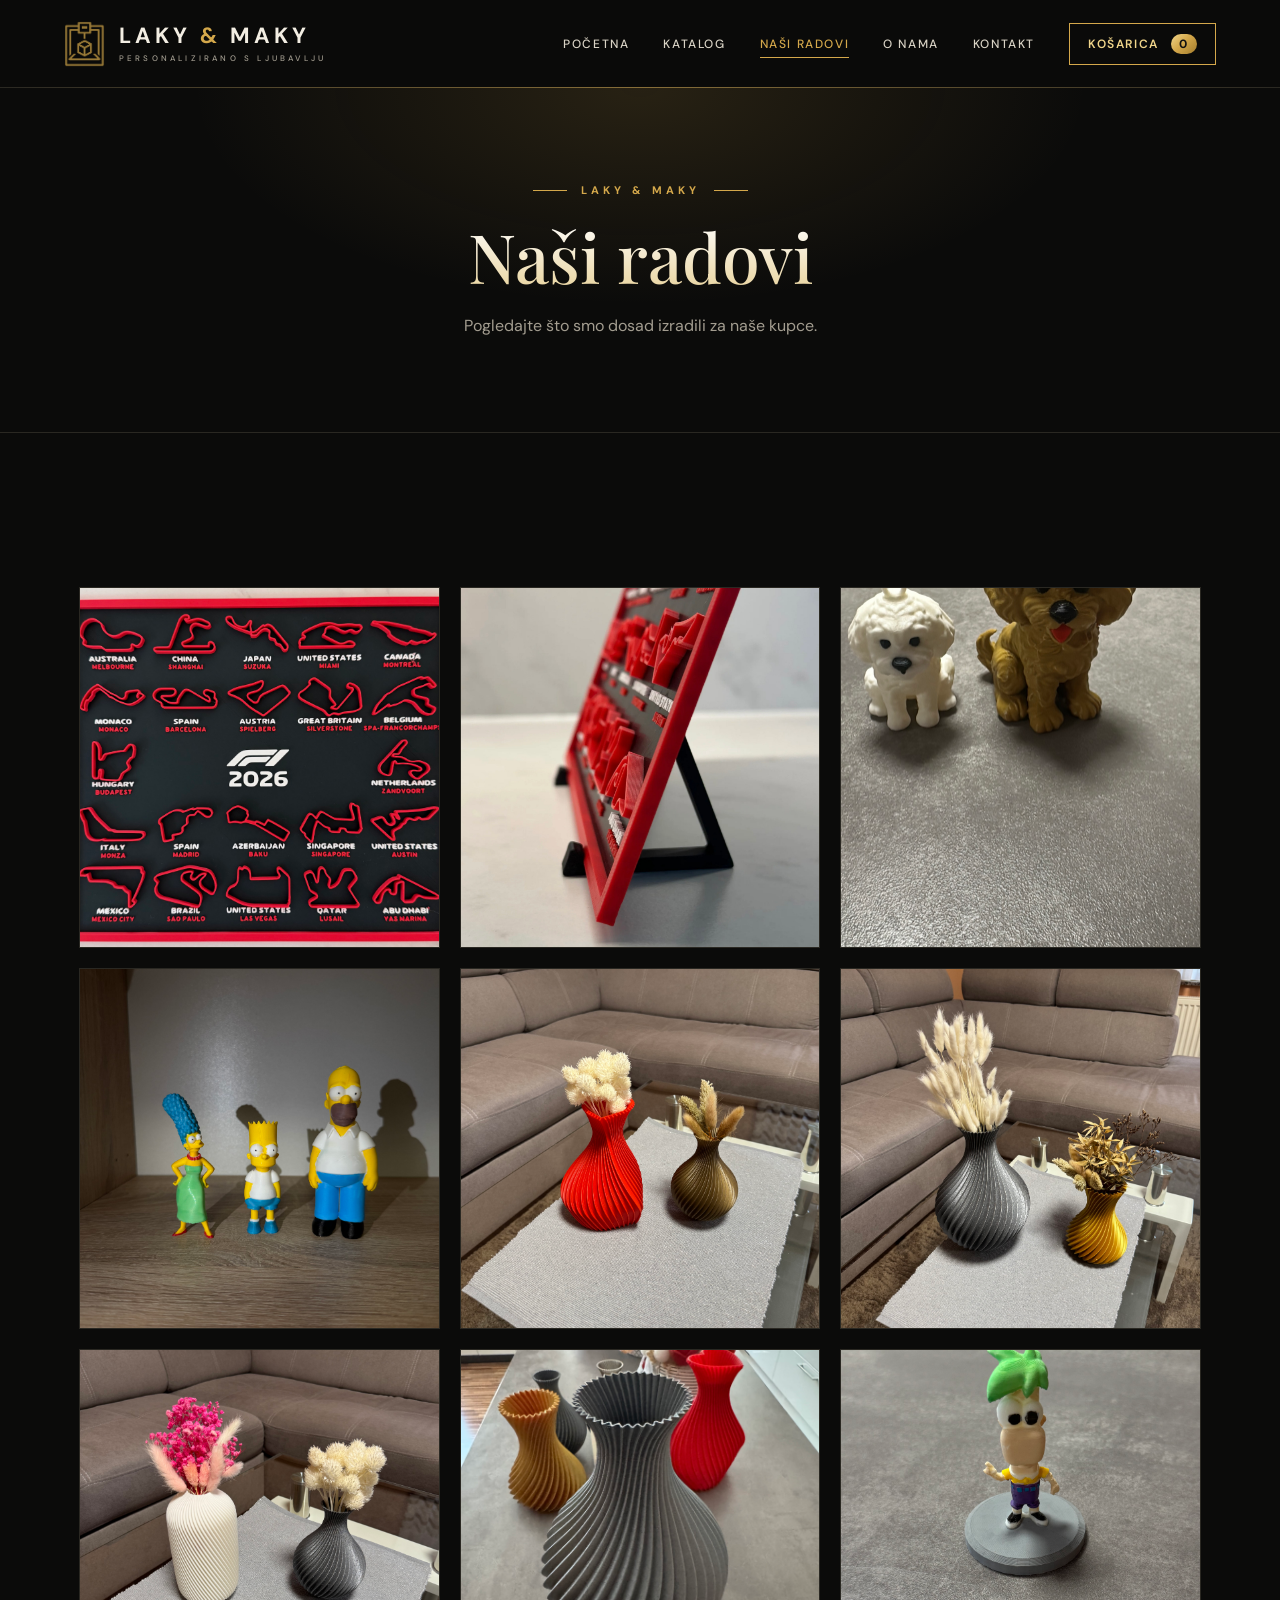
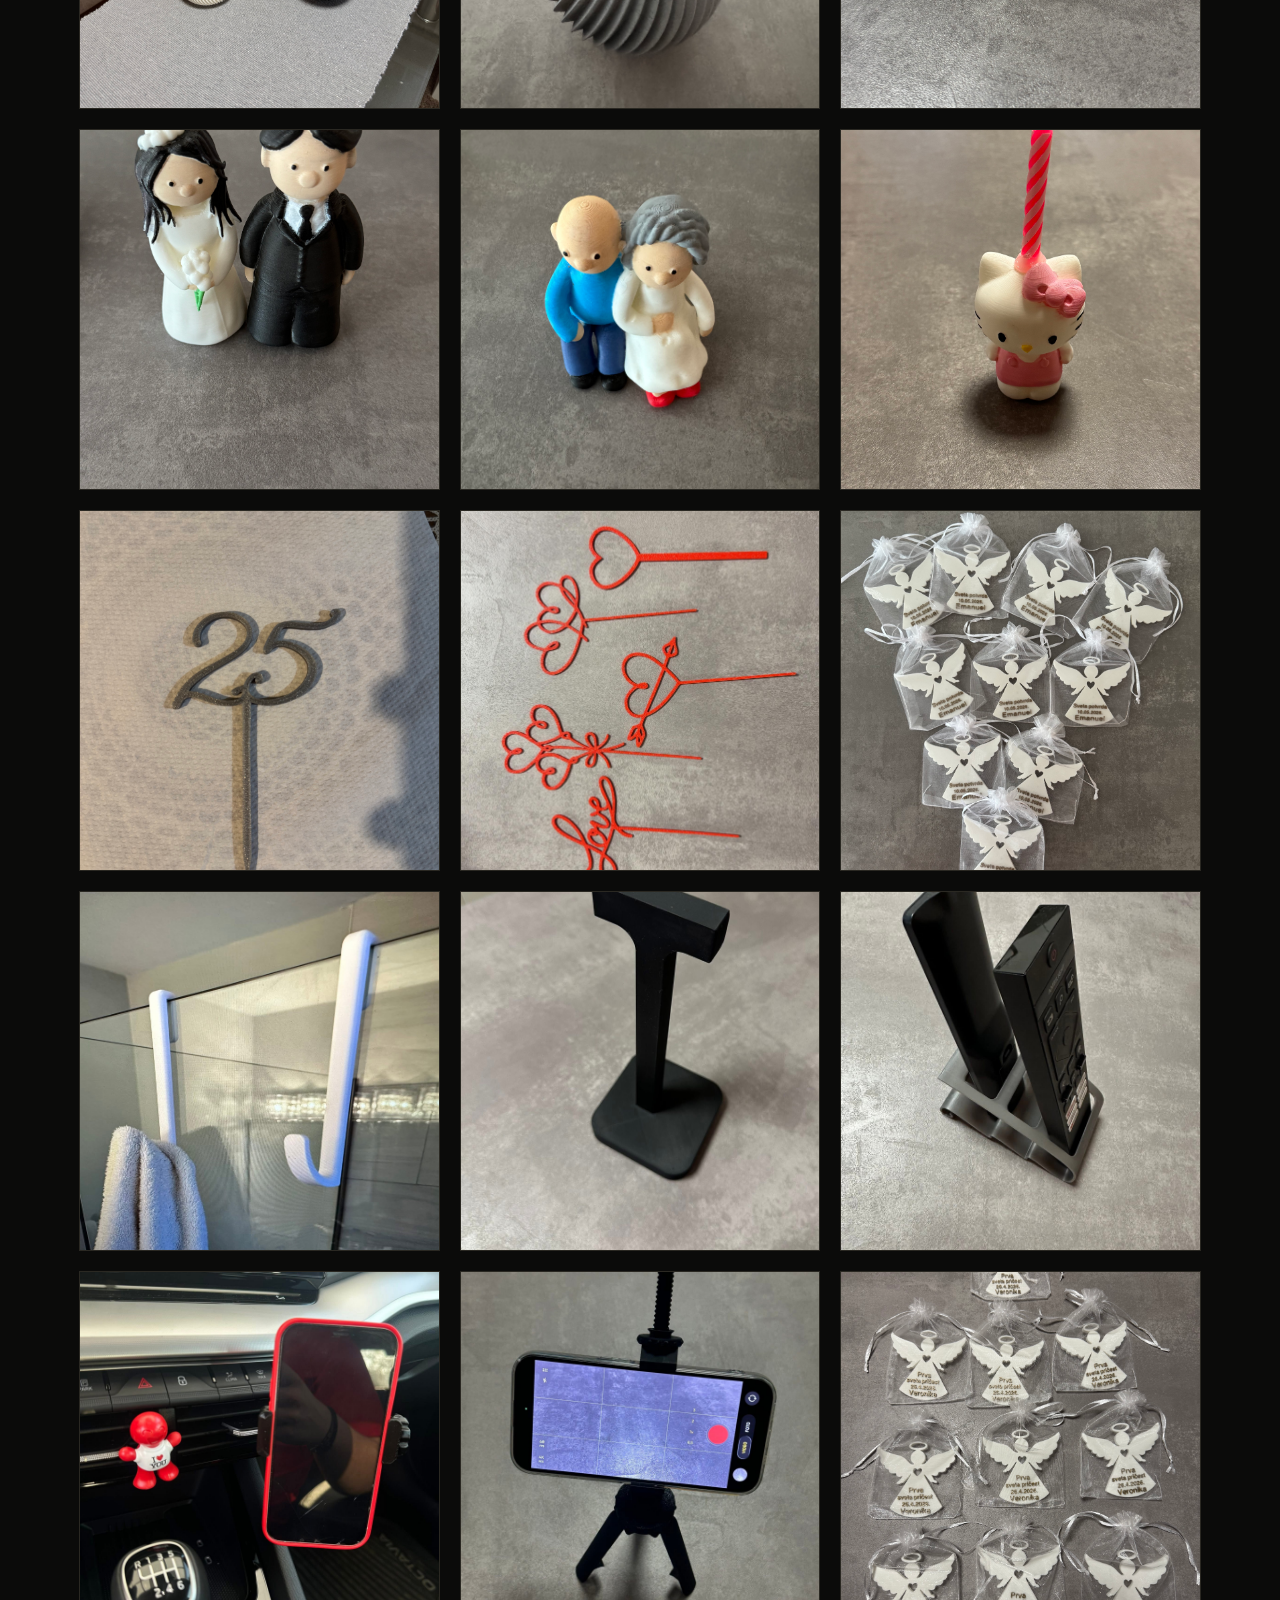
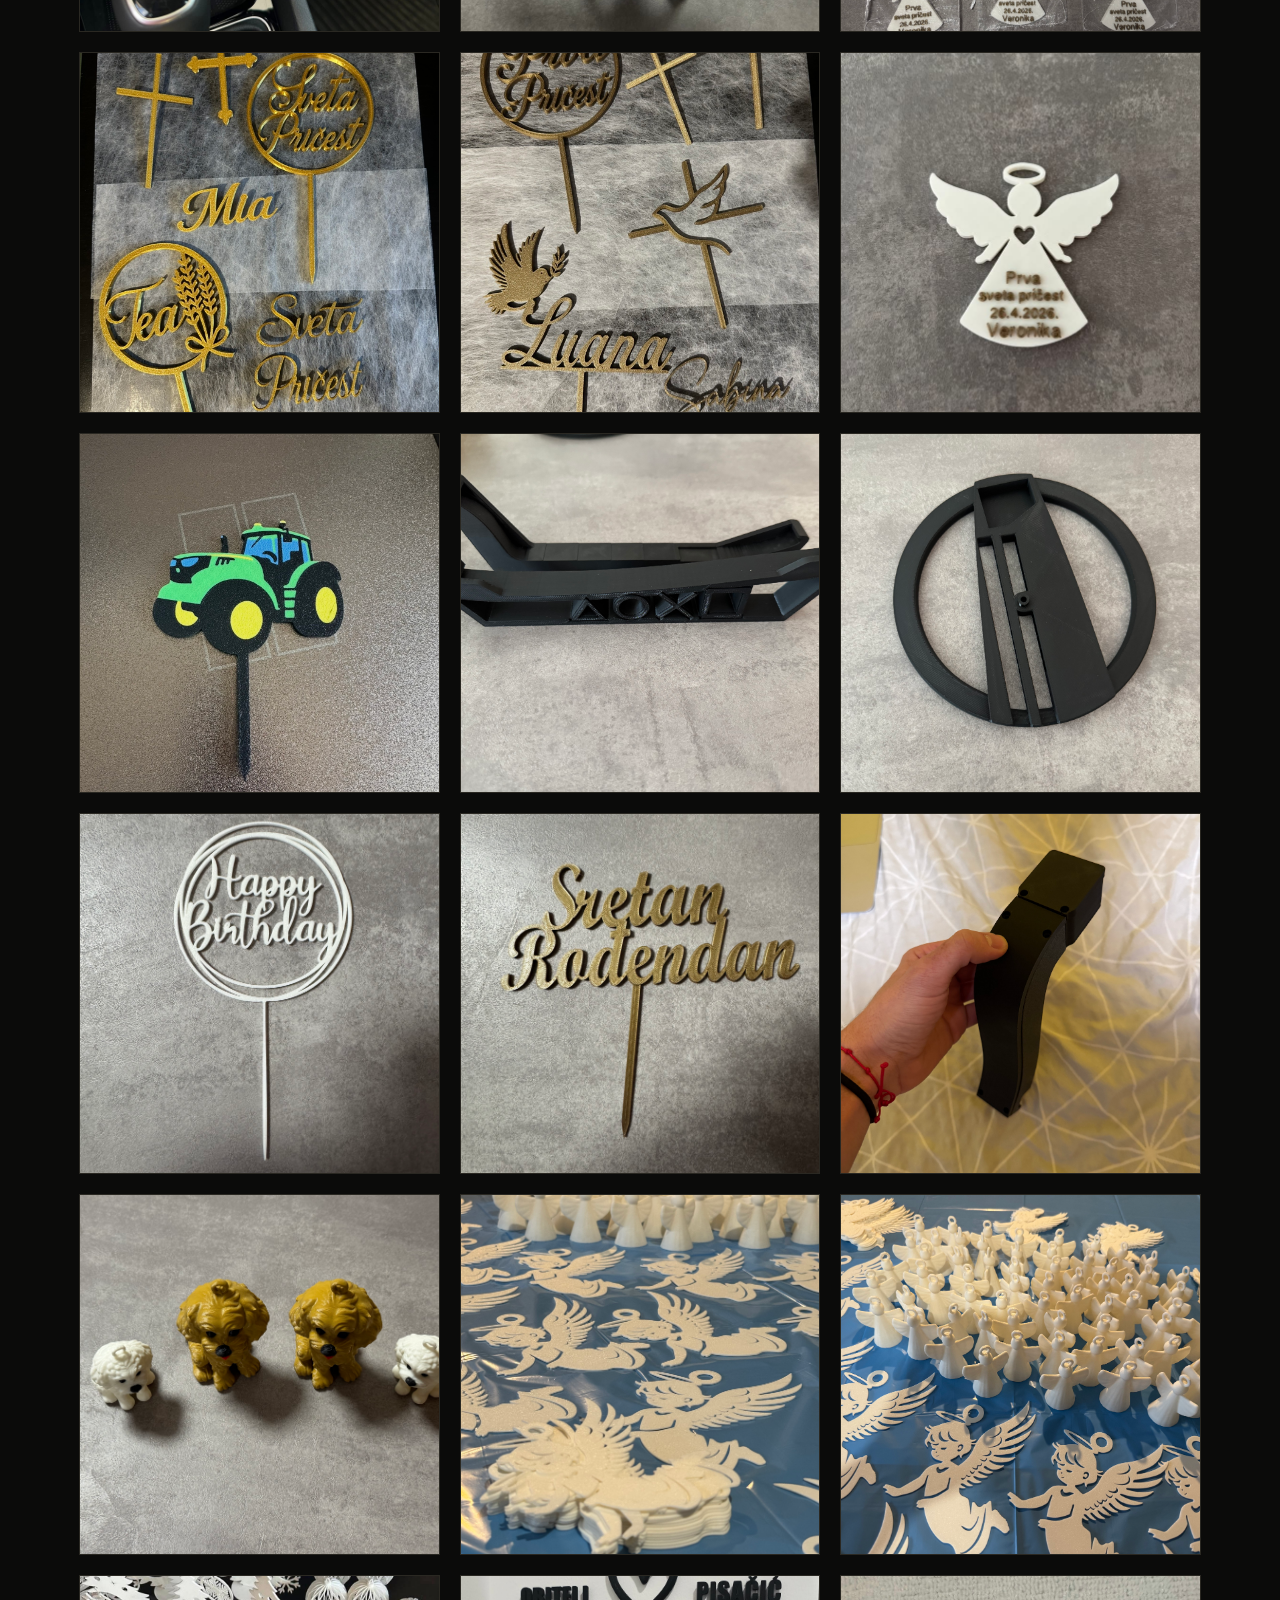
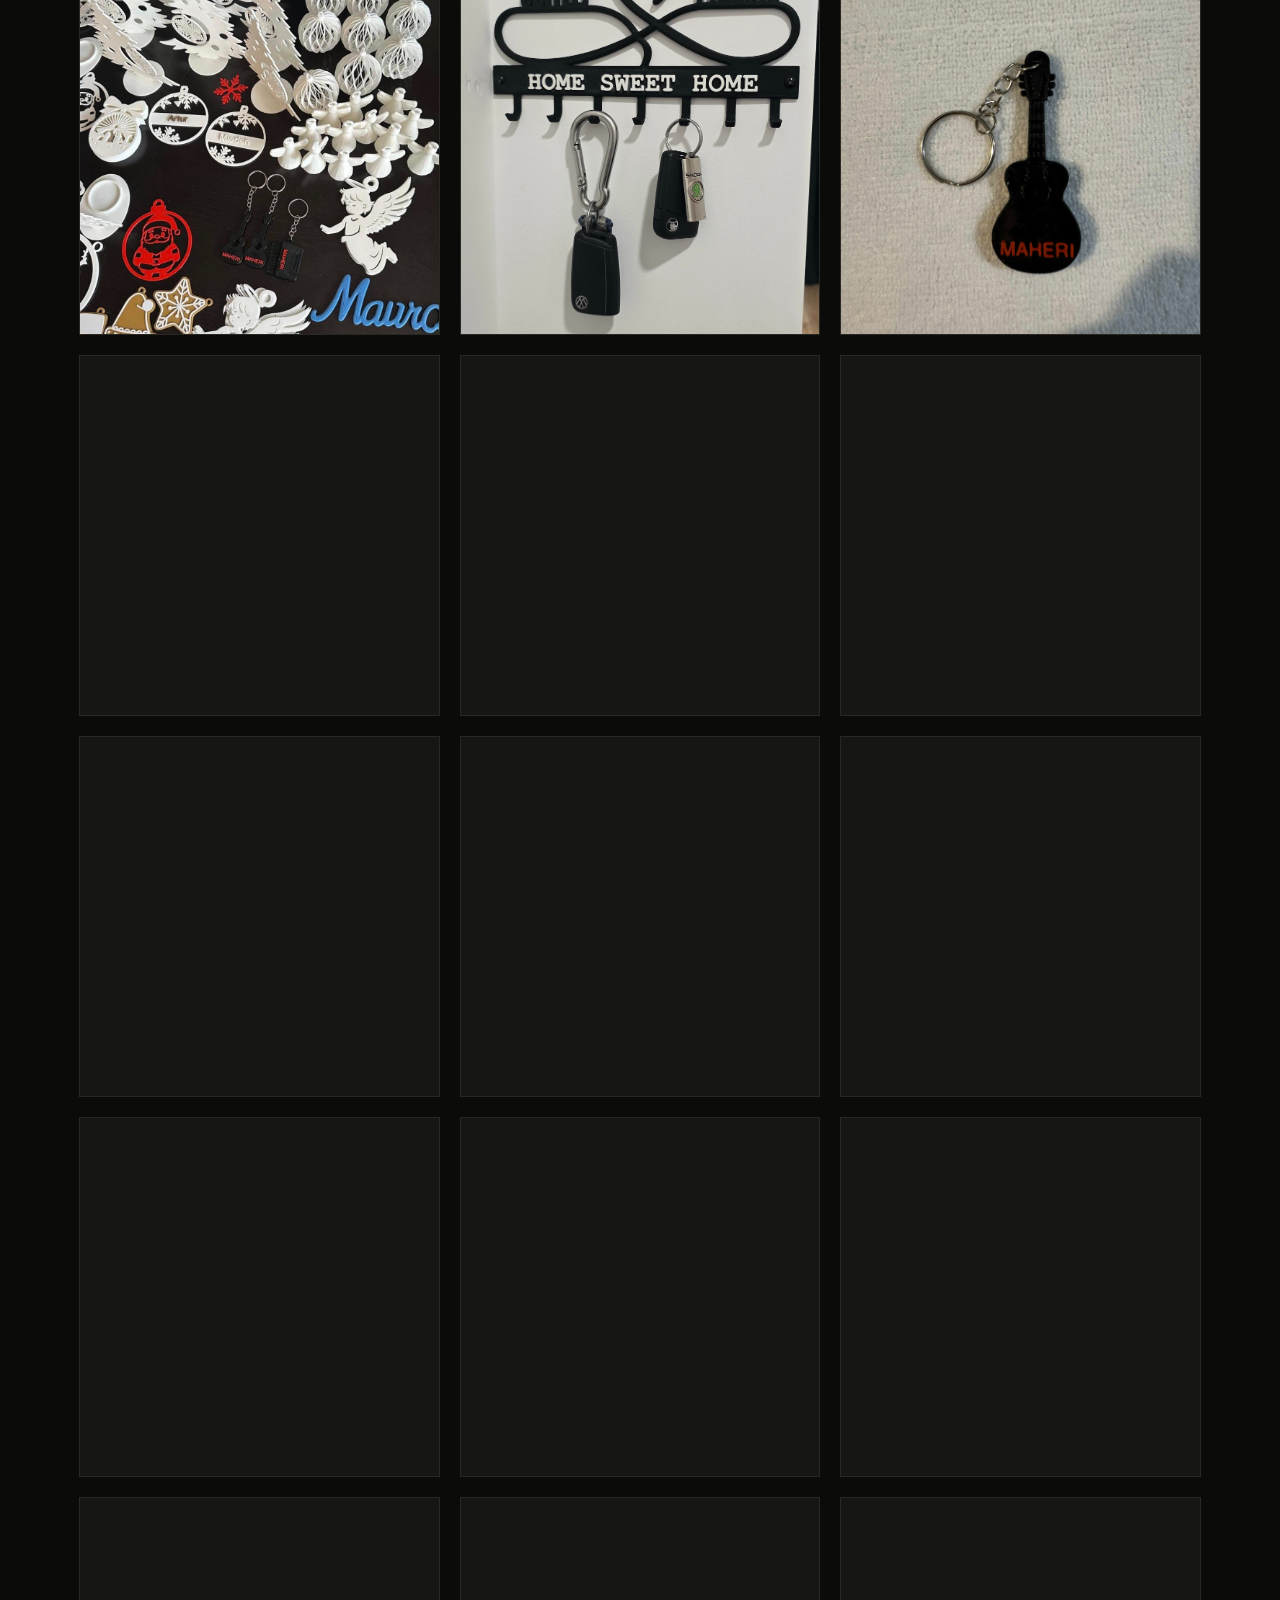
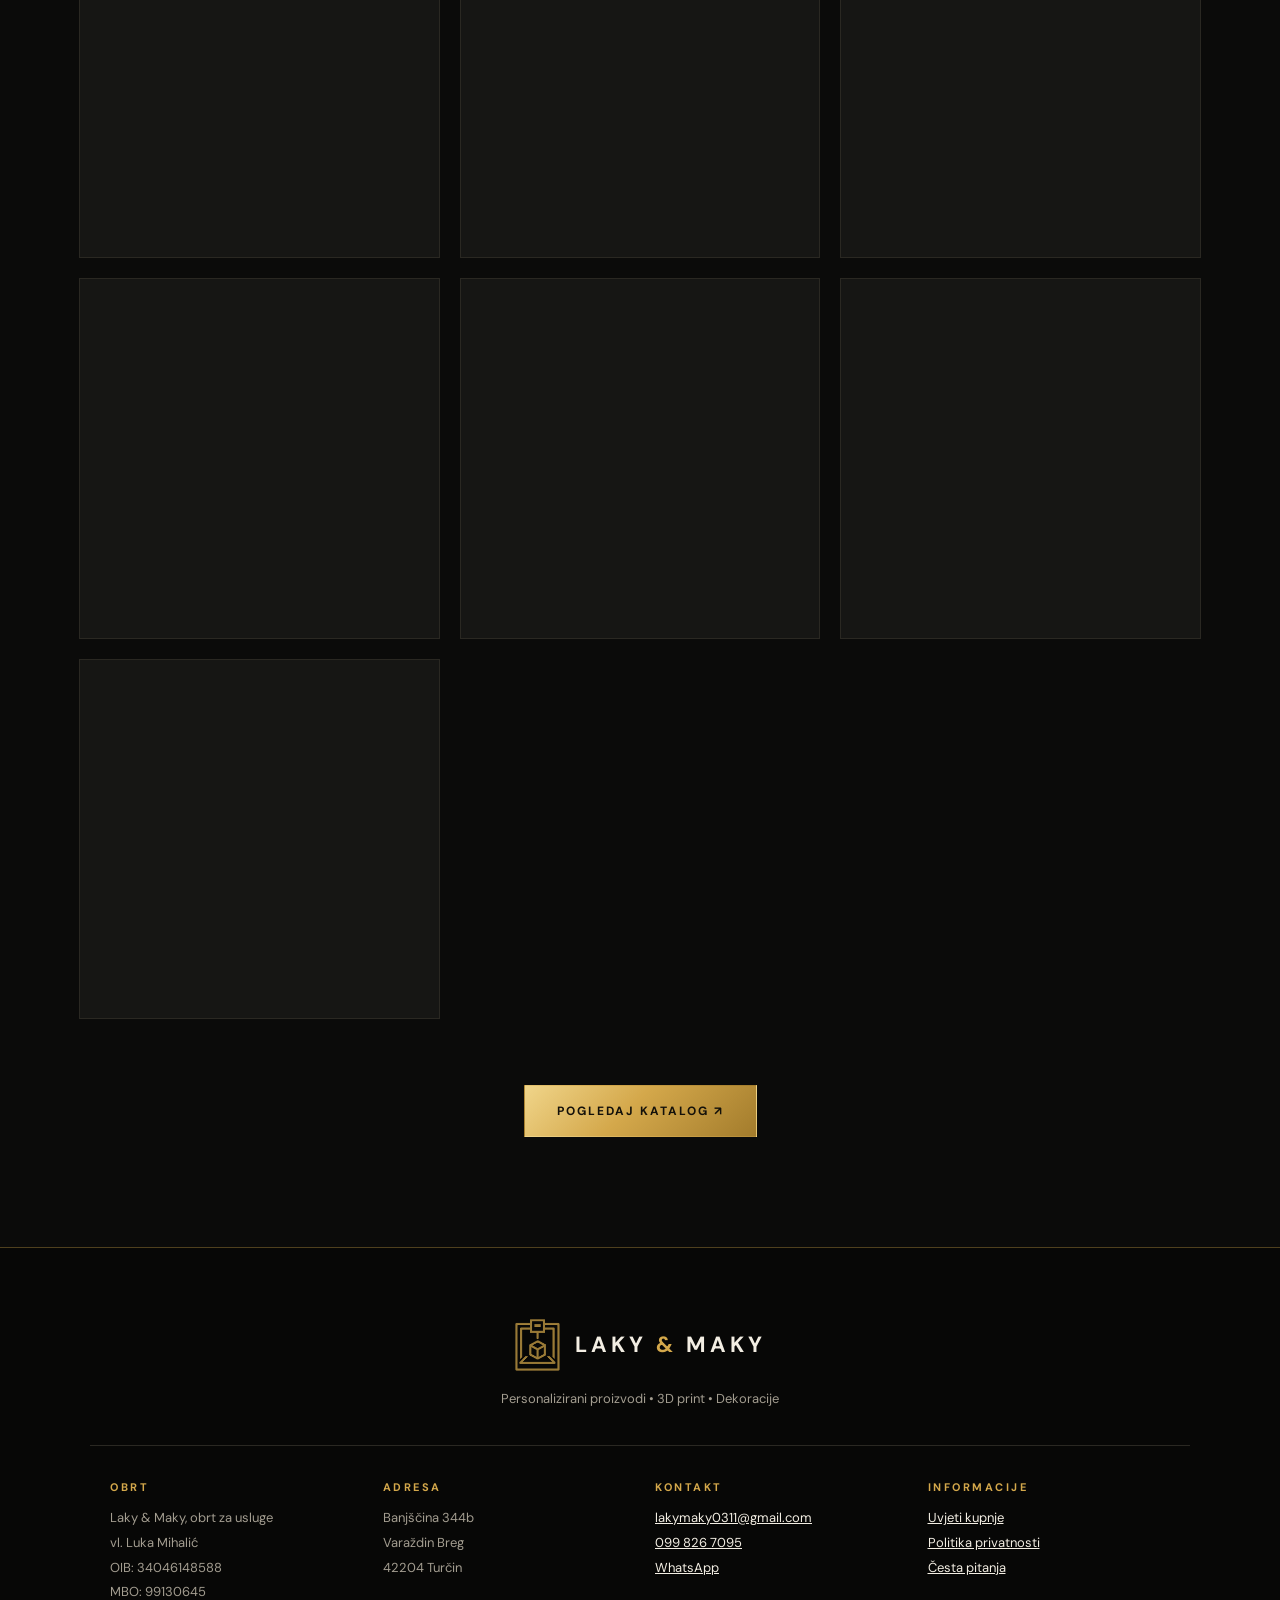
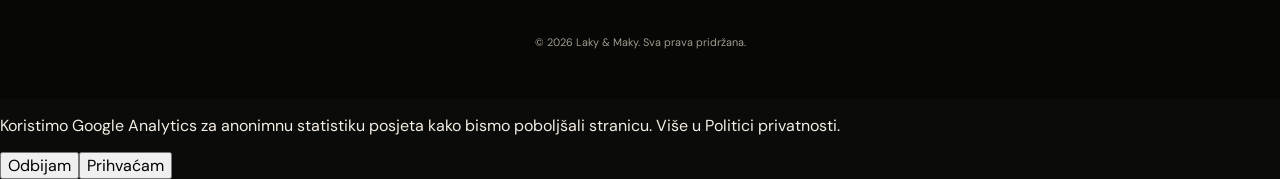
<file: radovi.html>
<!doctype html>
<html lang="hr">
<head>
    <meta charset="utf-8">
    <meta name="viewport" content="width=device-width, initial-scale=1">
    <meta name="description" content="Galerija dosadašnjih radova Laky & Maky.">
    <title>Naši radovi | Laky & Maky</title>
    <meta name="theme-color" content="#0b0b0a">
    <link rel="icon" type="image/png" href="images/logo-mark.png">
    <link rel="stylesheet" href="style.css">
</head>
<body>
    <header class="header">
        <a href="index.html" class="logo" aria-label="Laky & Maky – početna">
            <img src="images/logo-mark.png" alt="">
            <div><b>LAKY <span>&</span> MAKY</b><small>PERSONALIZIRANO S LJUBAVLJU</small></div>
        </a>
        <button id="menuBtn" class="menu" aria-label="Otvori izbornik">☰</button>
        <nav id="nav">
            <a href="index.html">Početna</a>
            <a href="katalog.html">Katalog</a>
            <a href="radovi.html" aria-current="page">Naši radovi</a>   
            <a href="index.html#about">O nama</a>
            <a href="index.html#contact">Kontakt</a>
            <button id="cartBtn" class="cart-btn">Košarica <span id="cartCount">0</span></button>
        </nav>
    </header>

<main>
    <div class="catalog-banner">
        <p class="eyebrow">LAKY & MAKY</p>
        <h1>Naši radovi</h1>
        <p>Pogledajte što smo dosad izradili za naše kupce.</p>
    </div>
    <section class="section">
        <div id="worksGallery" class="gallery" aria-label="Galerija radova"></div>
        <div class="featured-more"><a class="btn gold" href="katalog.html">Pogledaj katalog ↗</a></div>
    </section>
</main>

<footer>
    <div class="logo"><img src="images/logo-mark.png" alt=""><div><b>LAKY <span>&</span> MAKY</b></div></div>
    <p>Personalizirani proizvodi • 3D print • Dekoracije</p>

    <div class="footer-info">
        <div>
            <h4>Obrt</h4>
            <p>Laky & Maky, obrt za usluge<br>vl. Luka Mihalić<br>OIB: 34046148588<br>MBO: 99130645</p>
        </div>
        <div>
            <h4>Adresa</h4>
            <p>Banjščina 344b<br>Varaždin Breg<br>42204 Turčin</p>
        </div>
        <div>
            <h4>Kontakt</h4>
            <p>
                <a href="mailto:lakymaky0311@gmail.com">lakymaky0311@gmail.com</a><br>
                <a href="tel:+385998267095">099 826 7095</a><br>
                <a href="https://wa.me/385998267095" target="_blank" rel="noopener">WhatsApp</a>
            </p>
        </div>
        <div>
            <h4>Informacije</h4>
            <p>
                <a href="privatnost.html#uvjeti">Uvjeti kupnje</a><br>
                <a href="privatnost.html#privatnost">Politika privatnosti</a><br>
                <a href="index.html#faq">Česta pitanja</a>
            </p>
        </div>
    </div>

    <small>© <span id="year"></span> Laky & Maky. Sva prava pridržana.</small>
</footer>

    <div id="overlay" class="overlay hidden"></div>
    <aside id="drawer" class="drawer hidden" aria-label="Košarica">
        <div class="drawer-head"><h2>Vaša košarica</h2><button id="closeCart" aria-label="Zatvori">✕</button></div>
        <div id="cartItems"></div>
        <div class="total">Ukupno: <strong id="total">0,00 €</strong></div>

        <form id="orderForm">
            <h3>Podaci za narudžbu</h3>
            <label>Način preuzimanja
                <select name="delivery" id="delivery">
                    <option>Dogovor</option>
                    <option>Slanje dostavom</option>
                    <option>Osobno preuzimanje</option>
                </select>
            </label>
            <div class="row2">
                <label>Ime *<input name="firstName" required maxlength="50" autocomplete="given-name"></label>
                <label>Prezime *<input name="lastName" required maxlength="50" autocomplete="family-name"></label>
            </div>
            <label>E-mail *<input name="email" type="email" required maxlength="100" autocomplete="email"></label>
            <label><span id="phoneLabel">Telefon</span>
                <input name="phone" id="phone" type="tel" maxlength="20" pattern="[0-9+ ()/\-]{6,20}" title="Unesite ispravan broj mobitela, npr. 091 234 5678" autocomplete="tel">
            </label>
            <fieldset id="shipFields" class="ship hidden" disabled>
                <legend>Adresa za dostavu</legend>
                <div class="row2 street">
                    <label>Ulica *<input name="street" required maxlength="100" autocomplete="address-line1"></label>
                    <label>Kućni broj *<input name="houseNumber" required maxlength="10"></label>
                </div>
                <div class="row2 city">
                    <label>Poštanski broj *<input name="postalCode" required inputmode="numeric" pattern="[0-9]{5}" maxlength="5" title="Poštanski broj ima 5 znamenki" autocomplete="postal-code"></label>
                    <label>Grad *<input name="city" required maxlength="60" autocomplete="address-level2"></label>
                </div>
            </fieldset>
            <fieldset id="boxFields" class="ship hidden" disabled>
    <legend>BOX NOW paketomat</legend>
    <label>Paketomat (naziv ili adresa) *
        <input name="boxnowLocker" required maxlength="120" placeholder="npr. BOX NOW Varaždin, Kaufland">
    </label>
    <small>Najbliži paketomat možete pronaći na karti na <a href="https://boxnow.hr" target="_blank" rel="noopener">boxnow.hr</a>, pa upišite njegov naziv ili adresu.</small>
</fieldset>
            <label>Napomene i personalizacija
                <textarea name="note" rows="3" placeholder="Ime, boje, željeni tekst, posebne upute..."></textarea>
            </label>
            <label class="consent"><input type="checkbox" required>Pristajem na obradu podataka radi odgovora na upit za narudžbu. *</label>
            <button class="btn gold full" type="submit">Pošalji upit za narudžbu</button>
            <p id="formStatus" role="status"></p>
            <small>Upit nije obvezujuća kupnja. Cijenu i rok izrade potvrđujemo naknadno.</small>
        </form>
    </aside>

    <!-- Prozor za odabir boje proizvoda -->
    <div id="colorModal" class="color-modal hidden">
        <div class="color-modal-content" role="dialog" aria-modal="true" aria-labelledby="colorModalTitle">
            <button type="button" id="closeColorModal" class="color-modal-close" aria-label="Zatvori">×</button>
            <p class="eyebrow">PERSONALIZACIJA</p>
            <h2 id="colorModalTitle">Odaberite boju</h2>
            <p id="colorProductName" class="color-product-name"></p>
            <div id="colorOptions" class="color-options" role="group" aria-label="Dostupne boje"></div>
            <p id="selectedColorLabel" class="selected-color-label">Odabrana boja: <strong>Nije odabrana</strong></p>
            <p>Boje uživo mogu se razlikovati od ovdje prikazanih boja!</p>
            <p id="colorError" class="color-error" role="alert"></p>
            <button type="button" id="confirmColor" class="btn gold full">Dodaj u košaricu</button>
        </div>
    </div>

    <script src="config.js"></script>
    <script src="analytics.js"></script>
    <script src="app.js"></script>
</body>
</html>
</file>
<file: style.css>
@import url('https://fonts.googleapis.com/css2?family=DM+Sans:wght@400;500;600;700&family=Playfair+Display:ital,wght@0,500;0,600;0,700;1,500&display=swap');
:root{
  --bg:#0b0b0a;--bg2:#111110;--panel:#161614;--panel2:#1c1b18;
  --line:#2a2822;--line-gold:rgba(212,168,75,.35);
  --gold:#d4a84b;--gold-light:#f0d58a;--gold-dark:#a37c2c;
  --gold-grad:linear-gradient(135deg,#f0d58a 0%,#d4a84b 45%,#a37c2c 100%);
  --text:#f3eee3;--muted:#a39d90;
}
*{box-sizing:border-box}
html{scroll-behavior:smooth}
body{margin:0;color:var(--text);font-family:'DM Sans',sans-serif;background:var(--bg);-webkit-font-smoothing:antialiased}
button,input,textarea,select{font:inherit}
button{cursor:pointer}
a{color:inherit;text-decoration:none}
::selection{background:var(--gold);color:#111}
:focus-visible{outline:2px solid var(--gold-light);outline-offset:3px}
.header{height:88px;display:flex;align-items:center;justify-content:space-between;padding:0 max(5%,calc((100vw - 1250px)/2));background:rgba(11,11,10,.88);backdrop-filter:blur(14px);-webkit-backdrop-filter:blur(14px);position:sticky;top:0;z-index:5;border-bottom:1px solid var(--line)}
.header::after{content:"";position:absolute;left:0;right:0;bottom:-1px;height:1px;background:linear-gradient(90deg,transparent,var(--gold),transparent);opacity:.55}
.logo{display:flex;align-items:center;gap:14px;font-size:22px;letter-spacing:4px;font-weight:700;white-space:nowrap;line-height:1}
.logo img{height:46px;width:auto;display:block}
.logo b{display:block;font-weight:700}
.logo span{color:var(--gold)}
.logo small{display:block;font-size:8px;letter-spacing:3.2px;margin-top:7px;font-weight:500;color:var(--muted)}
.header nav{display:flex;align-items:center;gap:34px;font-size:12px;letter-spacing:1.6px;text-transform:uppercase;font-weight:500}
.header nav a{position:relative;padding:6px 0;color:#d9d3c5;transition:color .25s}
.header nav a::after{content:"";position:absolute;left:0;bottom:0;height:1px;width:0;background:var(--gold);transition:width .3s}
.header nav a:hover{color:var(--gold-light)}
.header nav a:hover::after,.header nav a[aria-current="page"]::after{width:100%}
.header nav a[aria-current="page"]{color:var(--gold)}
.cart-btn{background:transparent;color:var(--gold-light);border:1px solid var(--gold);padding:12px 18px;text-transform:uppercase;letter-spacing:1.6px;font-size:12px;font-weight:600;transition:.25s}
.cart-btn:hover{background:var(--gold);color:#111}
.cart-btn span{background:var(--gold-grad);color:#111;border-radius:20px;padding:2px 8px;margin-left:8px;font-weight:700}
.menu{display:none;border:1px solid var(--line-gold);background:transparent;font-size:22px;color:var(--gold);width:44px;height:44px}
.hero{position:relative;min-height:680px;display:grid;grid-template-columns:1.1fr .9fr;overflow:hidden;background:radial-gradient(ellipse 60% 70% at 78% 45%,rgba(212,168,75,.16),transparent 70%),radial-gradient(ellipse 40% 50% at 5% 100%,rgba(212,168,75,.07),transparent 70%),var(--bg)}
.hero::before{content:"";position:absolute;inset:0;background-image:linear-gradient(rgba(212,168,75,.05) 1px,transparent 1px),linear-gradient(90deg,rgba(212,168,75,.05) 1px,transparent 1px);background-size:56px 56px;-webkit-mask-image:radial-gradient(ellipse at 70% 50%,#000 10%,transparent 72%);mask-image:radial-gradient(ellipse at 70% 50%,#000 10%,transparent 72%);pointer-events:none}
.hero-inner{position:relative;padding:150px 6% 120px max(6%,calc((100vw - 1250px)/2));max-width:820px;align-self:center}
.eyebrow{font-size:11px;letter-spacing:4px;color:var(--gold);font-weight:700;display:flex;align-items:center;gap:14px;margin:0}
.eyebrow::before{content:"";width:34px;height:1px;background:var(--gold)}
.section-heading .eyebrow,.contact .eyebrow,.catalog-banner .eyebrow{justify-content:center}
.section-heading .eyebrow::after,.contact .eyebrow::after,.catalog-banner .eyebrow::after{content:"";width:34px;height:1px;background:var(--gold)}
.hero h1,.section h2,.about h2{font:500 clamp(42px,5.4vw,78px)/1.08 'Playfair Display',serif;letter-spacing:-1.5px;margin:26px 0}
.hero h1 em{font-style:italic;background:var(--gold-grad);-webkit-background-clip:text;background-clip:text;color:transparent;-webkit-text-fill-color:transparent}
.hero-inner>p:not(.eyebrow){color:var(--muted);line-height:1.9;max-width:480px;font-size:17px}
.btn{display:inline-block;padding:17px 32px;border:1px solid var(--gold);font-size:12px;letter-spacing:2px;text-transform:uppercase;font-weight:700;margin-top:22px;text-align:center;transition:.3s}
.gold{background:var(--gold-grad);color:#14110a;border-color:transparent}
.gold:hover{box-shadow:0 8px 34px rgba(212,168,75,.35);transform:translateY(-2px)}
.outline{color:var(--gold-light);background:transparent}
.outline:hover{background:var(--gold);color:#111}
.hero-art{position:relative;display:flex;align-items:center;justify-content:center;flex-direction:column;min-height:420px}
.hero-art::before{content:"";position:absolute;width:min(440px,80%);aspect-ratio:1;border-radius:50%;border:1px solid var(--line-gold);box-shadow:0 0 0 28px rgba(212,168,75,.04),0 0 0 29px var(--line),0 0 120px rgba(212,168,75,.12) inset}
.hero-art img{position:relative;width:min(250px,48%);height:auto;filter:drop-shadow(0 0 36px rgba(212,168,75,.35));animation:float 6s ease-in-out infinite}
.hero-art p{position:relative;font-size:10px;letter-spacing:4px;color:var(--gold);margin-top:50px}
@keyframes float{50%{transform:translateY(-12px)}}
@media(prefers-reduced-motion:reduce){.hero-art img{animation:none}html{scroll-behavior:auto}}
.features{display:grid;grid-template-columns:repeat(3,1fr);border-top:1px solid var(--line);border-bottom:1px solid var(--line);background:var(--bg2)}
.features div{display:flex;gap:16px;align-items:center;justify-content:center;padding:38px 20px;color:var(--gold);font-size:28px;border-right:1px solid var(--line);flex-wrap:wrap;text-align:left}
.features div:last-child{border-right:0}
.features strong{display:block;color:var(--text);font-size:14px;letter-spacing:1px;margin-bottom:4px}
.features span{display:block;color:var(--muted);font-size:12px}
.features .ft{display:block}
.section{max-width:1250px;margin:auto;padding:110px 5%}
.section-heading{text-align:center}
.section h2,.about h2{font-size:clamp(34px,4vw,52px);margin:18px 0}
.section-heading>p:last-child,.contact>p:not(.eyebrow){color:var(--muted);line-height:1.8}
.filters{display:flex;justify-content:space-between;gap:15px;margin:50px 0 30px}
.filters input,.filters select{padding:15px 18px;border:1px solid var(--line);background:var(--panel);color:var(--text);min-width:220px;border-radius:0}
.filters input::placeholder{color:#777064}
.filters input:focus,.filters select:focus{border-color:var(--gold);outline:0}
.filters input{width:340px}
.products{display:grid;grid-template-columns:repeat(3,1fr);gap:28px}
.product{border:1px solid var(--line);background:var(--panel);transition:transform .35s,border-color .35s,box-shadow .35s;position:relative}
.product:hover{transform:translateY(-6px);border-color:var(--gold);box-shadow:0 22px 50px rgba(0,0,0,.55),0 0 0 1px rgba(212,168,75,.15)}
.product-image{height:380px;background:radial-gradient(circle at 50% 40%,#26231b,#121210);display:flex;align-items:center;justify-content:center;overflow:hidden;border-bottom:1px solid var(--line)}
.product-image img{width:100%;height:100%;object-fit:cover;transition:transform .6s}
.product:hover .product-image img{transform:scale(1.05)}
.placeholder{font:italic 24px 'Playfair Display',serif;color:var(--gold-dark);text-align:center;padding:20px;line-height:1.6}
.placeholder img{display:block;margin:0 auto 14px;width:64px;height:auto;opacity:.55}
.product-info{padding:26px}
.product-info small{color:var(--gold);letter-spacing:2.5px;text-transform:uppercase;font-size:10px;font-weight:700}
.product-info h3{font:500 25px 'Playfair Display',serif;margin:12px 0}
.product-info p{color:var(--muted);font-size:14px;line-height:1.7;min-height:48px}
.product-bottom{display:flex;justify-content:space-between;align-items:center;gap:10px;padding-top:18px;border-top:1px solid var(--line)}
.product-bottom strong{font:600 22px 'Playfair Display',serif;color:var(--gold-light)}
.product-bottom button{border:1px solid var(--gold);background:transparent;color:var(--gold-light);padding:12px 16px;font-size:11px;letter-spacing:1.5px;text-transform:uppercase;font-weight:700;transition:.25s}
.product-bottom button:hover{background:var(--gold);color:#111}
.about{position:relative;background:linear-gradient(180deg,var(--bg2),#0e0d0b);color:#fff;padding:120px max(8%,calc((100vw - 1200px)/2));display:grid;grid-template-columns:1fr 1fr;gap:10%;border-top:1px solid var(--line);border-bottom:1px solid var(--line)}
.about p{color:var(--muted);line-height:1.95}
.about-quote{font:italic 34px/1.5 'Playfair Display',serif;background:var(--gold-grad);-webkit-background-clip:text;background-clip:text;color:transparent;-webkit-text-fill-color:transparent;align-self:center;padding-left:34px;border-left:2px solid var(--gold)}
.contact{text-align:center}
.contact .btn{margin-top:14px}
.muted{color:var(--muted)}
footer{background:#070706;text-align:center;padding:70px 20px 50px;color:var(--muted);font-size:13px;border-top:1px solid var(--line-gold)}
footer .logo{justify-content:center;color:var(--text);margin-bottom:18px}
footer .logo img{height:54px}
footer p{margin:8px 0}
footer .legal{font-size:10px;color:#6c675c;margin-top:18px}
.overlay{position:fixed;inset:0;background:rgba(0,0,0,.72);backdrop-filter:blur(3px);z-index:9}
.drawer{position:fixed;right:0;top:0;bottom:0;width:min(480px,100%);background:var(--bg2);color:var(--text);z-index:10;overflow:auto;padding:28px;border-left:1px solid var(--gold);box-shadow:-18px 0 50px rgba(0,0,0,.6)}
.hidden{display:none!important}
.drawer-head{display:flex;justify-content:space-between;align-items:center;padding-bottom:14px;border-bottom:1px solid var(--line)}
.drawer-head h2{font:500 32px 'Playfair Display',serif;margin:0;color:var(--gold-light)}
.drawer-head button{background:none;border:1px solid var(--line);color:var(--text);font-size:18px;width:40px;height:40px}
.drawer-head button:hover{border-color:var(--gold);color:var(--gold)}
.cart-item{border-bottom:1px solid var(--line);padding:16px 0;display:flex;justify-content:space-between;align-items:center;gap:10px}
.cart-item button{border:1px solid var(--line-gold);background:var(--panel2);color:var(--gold-light);width:32px;height:32px;padding:0}
.cart-item button:hover{background:var(--gold);color:#111}
.cart-item-info{min-width:0;line-height:1.7}
.cart-color{color:var(--gold-light);font-size:13px}
.cart-item-subtotal{color:var(--gold-light)}
.cart-quantity{display:flex;align-items:center;gap:5px;flex-shrink:0}
.cart-quantity span{min-width:18px;text-align:center;font-size:13px}
.cart-item button.remove-item{color:#d88978;border-color:rgba(216,137,120,.4);font-size:19px;margin-left:3px}
.total{display:flex;justify-content:space-between;padding:22px 0;font-size:19px}
.total strong{color:var(--gold-light);font:600 26px 'Playfair Display',serif}
#orderForm{display:grid;gap:14px}
#orderForm h3{font:500 22px 'Playfair Display',serif;color:var(--gold-light);margin:6px 0 0}
#orderForm label{display:grid;gap:7px;font-size:12px;font-weight:600;letter-spacing:.4px;color:#d9d3c5}
#orderForm input:not([type=checkbox]),#orderForm select,#orderForm textarea{width:100%;border:1px solid var(--line);padding:13px;background:var(--panel);color:var(--text);border-radius:0}
#orderForm input:focus,#orderForm select:focus,#orderForm textarea:focus{border-color:var(--gold);outline:0}
#orderForm .consent{display:flex;align-items:start;gap:8px;font-weight:400;line-height:1.5;color:var(--muted)}
#orderForm input[type=checkbox]{accent-color:var(--gold);margin-top:3px}
#orderForm small{color:var(--muted);line-height:1.5}
#formStatus{color:var(--gold-light);margin:0}
.row2{display:grid;grid-template-columns:1fr 1fr;gap:12px}
.row2.street{grid-template-columns:2fr 1fr}
.row2.city{grid-template-columns:1fr 2fr}
.ship{border:1px solid var(--line-gold);padding:16px;margin:0;display:grid;gap:14px;background:rgba(212,168,75,.04)}
.ship legend{padding:0 8px;color:var(--gold);font-size:11px;letter-spacing:2px;text-transform:uppercase;font-weight:700}
#orderForm input:invalid:not(:placeholder-shown):not(:focus){border-color:#c0604f}
.full{width:100%;margin:0}
.drawer .btn.gold{margin-top:6px}
.catalog-banner{text-align:center;padding:95px 20px 80px;border-bottom:1px solid var(--line);background:radial-gradient(ellipse 50% 90% at 50% 0,rgba(212,168,75,.14),transparent 70%),var(--bg)}
.catalog-banner h1{font:500 clamp(40px,5.4vw,68px)/1.15 'Playfair Display',serif;margin:20px 0;background:linear-gradient(180deg,#fff,#e8d29a);-webkit-background-clip:text;background-clip:text;color:transparent;-webkit-text-fill-color:transparent}
.catalog-banner>p:last-child{color:var(--muted)}
.catalog-preview{padding-top:115px;padding-bottom:120px}
.catalog-preview .products{margin-top:44px}
.featured-more{text-align:center;margin-top:44px}
.catalog-preview .section-heading{max-width:720px;margin:0 auto}

/* PROZOR ZA ODABIR BOJE */
.color-modal{position:fixed;inset:0;z-index:30;display:flex;align-items:center;justify-content:center;padding:18px;background:rgba(0,0,0,.78);backdrop-filter:blur(5px);overflow-y:auto}
.color-modal-content{position:relative;width:min(100%,520px);max-height:calc(100vh - 36px);overflow-y:auto;padding:30px;background:var(--bg2);border:1px solid var(--gold);box-shadow:0 20px 70px rgba(0,0,0,.7)}
.color-modal-content .eyebrow{margin-bottom:15px}
.color-modal-content h2{font:500 clamp(28px,5vw,38px)/1.2 'Playfair Display',serif;color:var(--gold-light);margin:0 35px 12px 0}
.color-product-name{color:var(--muted);margin:0 0 22px;line-height:1.6}
.color-modal-close{position:absolute;right:16px;top:14px;width:38px;height:38px;border:1px solid var(--line);background:transparent;color:var(--text);font-size:25px}
.color-modal-close:hover{border-color:var(--gold);color:var(--gold)}
.color-options{display:grid;grid-template-columns:repeat(4,minmax(0,1fr));gap:12px}
.color-option{display:flex;flex-direction:column;align-items:center;gap:8px;padding:10px 4px;border:1px solid transparent;background:transparent;color:var(--text);min-width:0}
.color-option:hover{background:rgba(212,168,75,.07);border-color:var(--line-gold)}
.color-option.selected{border-color:var(--gold);background:rgba(212,168,75,.09)}
.color-swatch{position:relative;display:block;width:38px;height:38px;border-radius:50%;background:var(--swatch-color);border:1px solid rgba(255,255,255,.3);box-shadow:inset 0 0 0 1px rgba(0,0,0,.12)}
.color-option.selected .color-swatch::after{content:"✓";position:absolute;inset:0;display:flex;align-items:center;justify-content:center;color:#fff;font-size:19px;font-weight:700;text-shadow:0 1px 4px #000,0 0 3px #000}
.color-option.selected .color-swatch[style*="#ffffff"]::after,.color-option.selected .color-swatch[style*="#fdd835"]::after,.color-option.selected .color-swatch[style*="#81d4fa"]::after,.color-option.selected .color-swatch[style*="#a5d66a"]::after,.color-option.selected .color-swatch[style*="#9e9e9e"]::after,.color-option.selected .color-swatch[style*="#f48fb1"]::after{color:#111;text-shadow:none}
.color-option-name{font-size:11px;line-height:1.3;text-align:center;overflow-wrap:anywhere}
.selected-color-label{margin:18px 0 10px;color:var(--muted);font-size:13px}
.selected-color-label strong{color:var(--gold-light)}
.color-error{color:#ff9a8c;font-size:13px;min-height:0;margin:0 0 8px}
.color-error:empty{display:none}
.color-modal-content .btn{margin-top:12px}
@media(max-width:850px){
  .header{padding:0 5%;height:76px}
  .logo img{height:38px}.logo{font-size:18px;letter-spacing:3px;gap:10px}
  .menu{display:block}
  .header nav{display:none;position:absolute;top:76px;left:0;right:0;background:rgba(11,11,10,.98);padding:26px 5%;flex-direction:column;align-items:stretch;gap:20px;border-bottom:1px solid var(--line-gold)}
  .header nav.open{display:flex}
  .hero{grid-template-columns:1fr;min-height:0}
  .hero-inner{padding:70px 7% 30px}
  .hero-art{min-height:360px;padding-bottom:40px}
  .features{grid-template-columns:1fr}
  .features div{border-right:0;border-bottom:1px solid var(--line);justify-content:flex-start;padding:26px 7%}
  .features div:last-child{border-bottom:0}
  .products{grid-template-columns:repeat(2,1fr)}
  .about{grid-template-columns:1fr;gap:34px;padding:80px 7%}
  .section{padding:80px 5%}
}
@media(max-width:540px){
  .products{grid-template-columns:1fr}
  .filters{flex-direction:column}
  .filters input,.filters select{width:100%}
  .row2,.row2.street,.row2.city{grid-template-columns:1fr}
  .section{padding:65px 6%}
  .logo small{display:none}
  .hero h1{font-size:44px}
  .product-image{height:290px}
  .about-quote{font-size:26px;padding-left:20px}
  .drawer{padding:20px}
  .color-modal-content{padding:24px 18px}
  .color-options{grid-template-columns:repeat(4,minmax(0,1fr));gap:5px}
  .color-option{padding:9px 2px}
  .color-swatch{width:34px;height:34px}
  .color-option-name{font-size:10px}
}

/* ===== MOBILNI DIZAJN: centriranje i poravnanje ===== */
@media(max-width:850px){
  /* Hero */
  .hero-inner{max-width:100%;margin:0 auto;padding:60px 6% 20px;text-align:center}
  .hero-inner>p:not(.eyebrow){margin-left:auto;margin-right:auto}
  .hero-inner .eyebrow,
  .about .eyebrow{justify-content:center;font-size:10px;letter-spacing:3px}
  .hero-inner .eyebrow::after,
  .about .eyebrow::after{content:"";width:34px;height:1px;background:var(--gold)}
  .hero h1{margin:20px 0}

  /* Gumbi u sredini i jednake širine */
  .hero-inner .btn,
  .about .btn,
  .featured-more .btn,
  .contact .btn{
    display:block;
    width:100%;
    max-width:340px;
    margin-left:auto;
    margin-right:auto;
  }

  /* Značajke (Personalizacija...) */
  .features div{justify-content:center;text-align:center;flex-direction:column;gap:10px}
  .features .ft{text-align:center}

  /* O nama */
  .about{text-align:center}
  .about-quote{
    padding:26px 0 0;
    border-left:0;
    border-top:2px solid var(--gold);
    text-align:center;
  }

  /* Naslovi sekcija i kontakt */
  .section-heading,.contact{text-align:center}
}

@media(max-width:540px){
  /* Kartice proizvoda: sve centrirano, gumb preko cijele širine */
  .product-info{text-align:center}
  .product-bottom{
    flex-direction:column;
    justify-content:center;
    align-items:stretch;
    gap:14px;
    text-align:center;
  }
  .product-bottom button{width:100%;padding:14px 16px}

  /* Hero slika */
  .hero-art{min-height:300px}

  /* Košarica: gumbi i polja preko cijele širine */
  .drawer .btn.gold{width:100%}
  .header{padding:0 4%}
}

/* Vrlo uski ekrani */
@media(max-width:380px){
  .logo{font-size:15px;letter-spacing:2px}
  .logo img{height:32px}
  .hero h1{font-size:38px}
  .btn{padding:15px 20px}
}

/* ===== POPRAVAK HERO SEKCIJE NA MOBITELU ===== */
@media(max-width:850px){
  .hero{
    min-height:0;
    display:block;
  }
  .hero-inner{
    padding:50px 6% 10px;
  }

  /* Gumb: normalna visina, bez preklapanja */
  .hero-inner .btn{
    padding:16px 20px;
    margin-top:12px;
    line-height:1.3;
  }

  /* Eyebrow: bez linija sa strane, tekst u sredini */
  .hero-inner .eyebrow{
    display:block;
    text-align:center;
    line-height:1.8;
  }
  .hero-inner .eyebrow::before,
  .hero-inner .eyebrow::after{
    display:none;
  }

  /* Slika ispod teksta, s razmakom */
  .hero-art{
    position:relative;
    min-height:340px;
    margin-top:30px;
    padding-bottom:30px;
  }
  .hero-art img{
    width:min(200px,50%);
  }
  .hero-art p{
    margin-top:36px;
    text-align:center;
    padding:0 20px;
    line-height:1.8;
  }
}

/* ===== GALERIJA RADOVA ===== */
.works-preview{padding-top:115px;padding-bottom:120px}
.gallery{display:grid;grid-template-columns:repeat(3,1fr);gap:20px;margin-top:44px}
.gallery-item{padding:0;border:1px solid var(--line);background:var(--panel);aspect-ratio:1;overflow:hidden;position:relative;transition:transform .35s,border-color .35s,box-shadow .35s}
.gallery-item img{width:100%;height:100%;object-fit:cover;display:block;transition:transform .6s}
.gallery-item::after{content:"⤢";position:absolute;right:12px;bottom:12px;width:36px;height:36px;display:flex;align-items:center;justify-content:center;background:rgba(11,11,10,.75);border:1px solid var(--gold);color:var(--gold-light);font-size:16px;opacity:0;transition:opacity .3s}
.gallery-item:hover{transform:translateY(-5px);border-color:var(--gold);box-shadow:0 22px 50px rgba(0,0,0,.55)}
.gallery-item:hover img{transform:scale(1.06)}
.gallery-item:hover::after,.gallery-item:focus-visible::after{opacity:1}

/* Povećani prikaz (lightbox) */
.lightbox{position:fixed;inset:0;z-index:40;display:flex;align-items:center;justify-content:center;padding:20px;background:rgba(0,0,0,.92);backdrop-filter:blur(6px)}
.lightbox figure{margin:0;max-width:min(92vw,1100px);display:flex;flex-direction:column;align-items:center;gap:14px}
.lightbox figure img{max-width:100%;max-height:78vh;object-fit:contain;border:1px solid var(--line-gold);box-shadow:0 20px 70px rgba(0,0,0,.7)}
.lightbox figcaption{color:var(--muted);font-size:13px;letter-spacing:1px;text-align:center}
.lb-close,.lb-nav{position:absolute;background:rgba(11,11,10,.7);border:1px solid var(--line-gold);color:var(--gold-light);display:flex;align-items:center;justify-content:center;transition:.25s}
.lb-close:hover,.lb-nav:hover{background:var(--gold);color:#111}
.lb-close{top:18px;right:18px;width:44px;height:44px;font-size:28px}
.lb-nav{top:50%;transform:translateY(-50%);width:48px;height:60px;font-size:34px}
.lb-prev{left:18px}
.lb-next{right:18px}

@media(max-width:850px){
  .works-preview{padding-top:80px;padding-bottom:80px}
  .gallery{grid-template-columns:repeat(2,1fr);gap:14px}
}
@media(max-width:540px){
  .gallery{gap:10px;margin-top:32px}
  .gallery-item::after{display:none}
  .lb-nav{width:40px;height:50px;font-size:28px;top:auto;bottom:24px;transform:none}
  .lb-prev{left:18px}
  .lb-next{right:18px}
  .lightbox figure img{max-height:70vh}
}

/* ===== SLIDESHOW NA POČETNOJ ===== */
.slider{position:relative;max-width:900px;margin:44px auto 0;border:1px solid var(--line-gold);background:var(--panel);overflow:hidden;box-shadow:0 22px 50px rgba(0,0,0,.5)}
.slider-track{display:flex;transition:transform .6s ease}
.slide{flex:0 0 100%;min-width:0}
.slide-btn{display:block;width:100%;padding:0;border:0;background:none;aspect-ratio:16/10;overflow:hidden}
.slide-btn img{width:100%;height:100%;object-fit:cover;display:block}
.slider-btn{position:absolute;top:50%;transform:translateY(-50%);width:46px;height:58px;display:flex;align-items:center;justify-content:center;background:rgba(11,11,10,.65);border:1px solid var(--line-gold);color:var(--gold-light);font-size:32px;transition:.25s;z-index:2}
.slider-btn:hover{background:var(--gold);color:#111}
.slider-prev{left:14px}
.slider-next{right:14px}
.slider-dots{position:absolute;left:0;right:0;bottom:14px;display:flex;justify-content:center;gap:8px;z-index:2}
.slider-dots button{width:10px;height:10px;padding:0;border-radius:50%;border:1px solid var(--gold);background:rgba(11,11,10,.6);transition:.25s}
.slider-dots button.active{background:var(--gold);transform:scale(1.25)}
@media(prefers-reduced-motion:reduce){.slider-track{transition:none}}

@media(max-width:540px){
  .slider{margin-top:32px}
  .slide-btn{aspect-ratio:1}
  .slider-btn{width:36px;height:46px;font-size:26px}
  .slider-prev{left:8px}
  .slider-next{right:8px}
  .slider-dots{bottom:10px}
}


/* ===== WHATSAPP GUMB ===== */
.wa-float{position:fixed;right:20px;bottom:20px;z-index:8;display:flex;align-items:center;gap:10px;padding:14px 20px;background:#25d366;color:#0b3d1f;border-radius:40px;font-weight:700;font-size:14px;box-shadow:0 8px 28px rgba(0,0,0,.5);transition:transform .25s,box-shadow .25s}
.wa-float:hover{transform:translateY(-3px);box-shadow:0 12px 34px rgba(37,211,102,.35)}
.wa-icon{font-size:20px;line-height:1}

/* ===== FAQ ===== */
.faq-list{max-width:820px;margin:44px auto 0;display:grid;gap:12px}
.faq-list details{border:1px solid var(--line);background:var(--panel);transition:border-color .3s}
.faq-list details[open]{border-color:var(--gold)}
.faq-list summary{list-style:none;cursor:pointer;padding:20px 56px 20px 22px;font-weight:600;position:relative;line-height:1.5}
.faq-list summary::-webkit-details-marker{display:none}
.faq-list summary::after{content:"+";position:absolute;right:22px;top:50%;transform:translateY(-50%);color:var(--gold);font-size:24px;transition:transform .3s}
.faq-list details[open] summary::after{transform:translateY(-50%) rotate(45deg)}
.faq-list details p{margin:0;padding:0 22px 22px;color:var(--muted);line-height:1.8}
.faq-list a{color:var(--gold-light);text-decoration:underline}

/* ===== PRAVNA STRANICA ===== */
.legal-page{max-width:860px}
.legal-page [id]{scroll-margin-top:110px}
.legal-page h2{font:500 28px/1.3 'Playfair Display',serif;color:var(--gold-light);margin:48px 0 14px;letter-spacing:0}
.legal-page h3{font-size:16px;color:var(--text);margin:26px 0 8px}
.legal-page p,.legal-page li{color:var(--muted);line-height:1.85}
.legal-page ul{padding-left:22px}
.legal-page a{color:var(--gold-light);text-decoration:underline}
.legal-toc{display:flex;flex-wrap:wrap;gap:10px;margin-bottom:10px}
.legal-toc a{border:1px solid var(--line-gold);padding:10px 16px;font-size:12px;letter-spacing:1.4px;text-transform:uppercase;text-decoration:none}
.legal-toc a:hover{background:var(--gold);color:#111}

/* ===== LINKOVI U FOOTERU I FORMI ===== */
footer p a{color:var(--gold-light);text-decoration:underline}
#orderForm .consent a{color:var(--gold-light);text-decoration:underline}

@media(max-width:540px){
  .wa-float{right:14px;bottom:14px;width:54px;height:54px;padding:0;justify-content:center}
  .wa-text{display:none}
  .faq-list summary{padding:18px 48px 18px 16px}
  .faq-list details p{padding:0 16px 18px}
}

/* ===== FOOTER S PODACIMA ===== */
.footer-info{max-width:1100px;margin:38px auto 30px;padding:34px 20px 0;border-top:1px solid var(--line);display:grid;grid-template-columns:repeat(4,1fr);gap:30px;text-align:left}
.footer-info h4{margin:0 0 12px;color:var(--gold);font-size:11px;letter-spacing:2.5px;text-transform:uppercase;font-weight:700}
.footer-info p{margin:0;line-height:1.9;font-size:13px}
.footer-info a{color:var(--text);transition:color .25s}
.footer-info a:hover{color:var(--gold-light)}
footer small{display:block;margin-top:10px}

@media(max-width:850px){
  .footer-info{grid-template-columns:repeat(2,1fr);gap:28px}
}
@media(max-width:540px){
  .footer-info{grid-template-columns:1fr;text-align:center;gap:24px}
}
</file>
